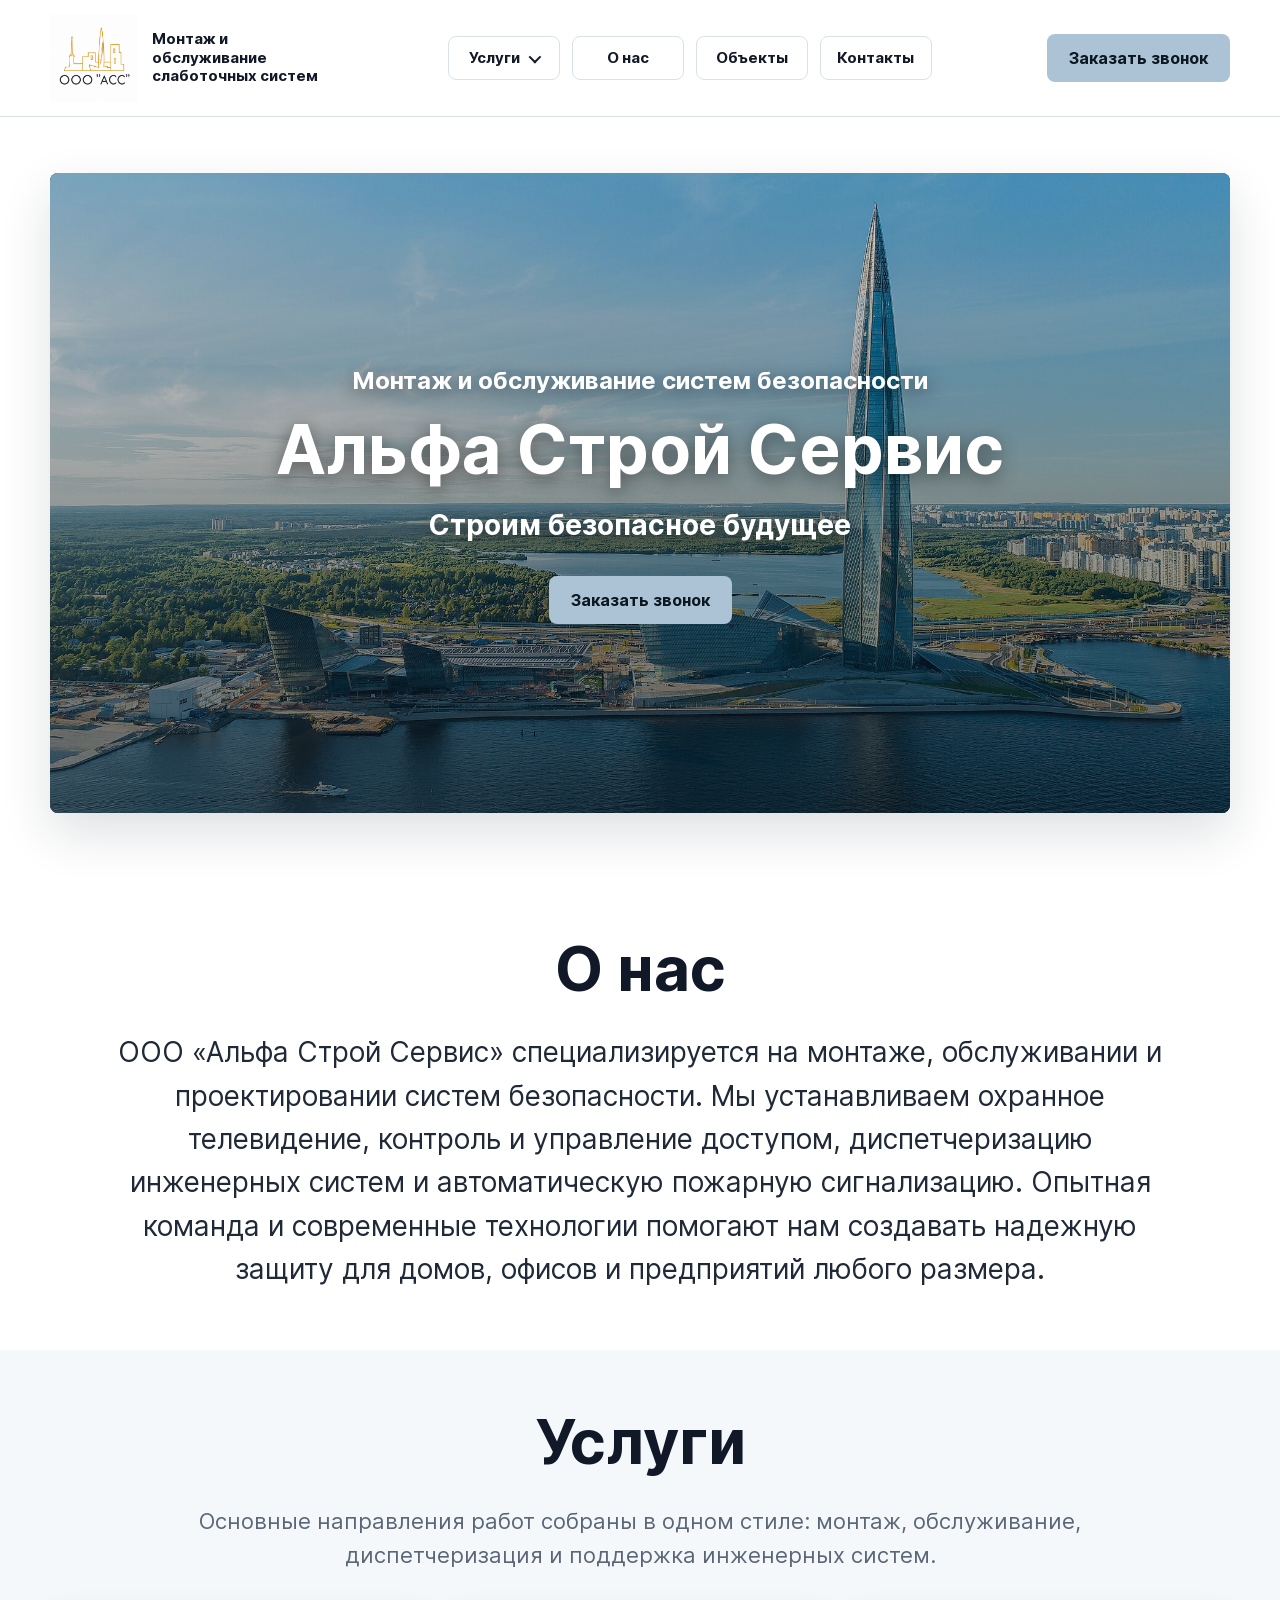
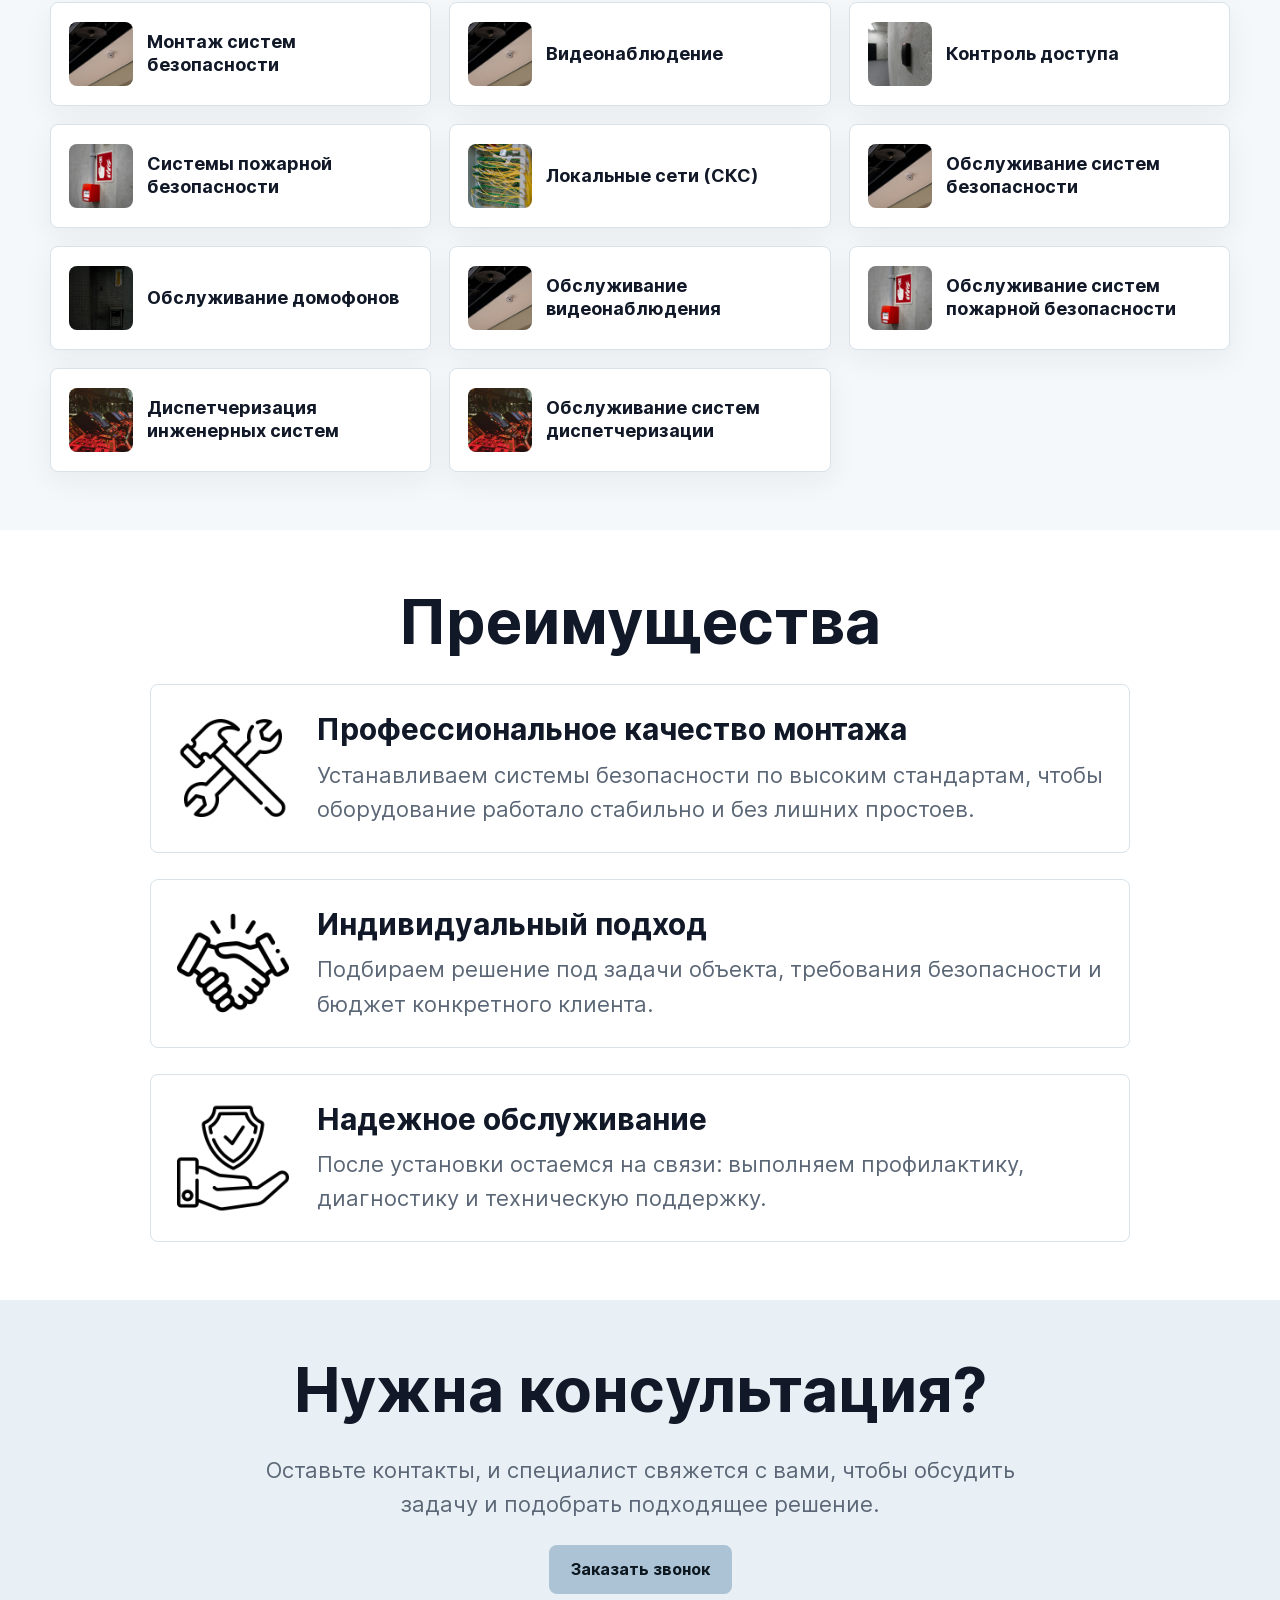
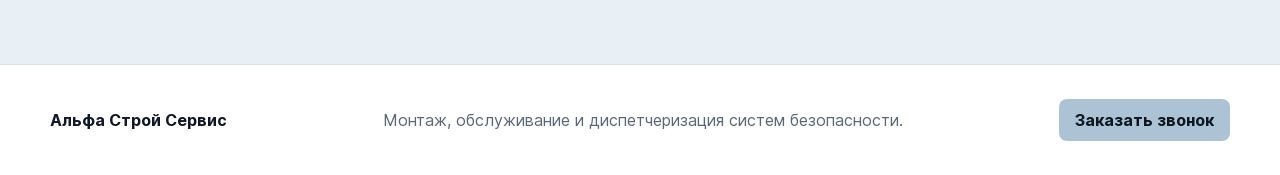
<file: Index.html>
<!DOCTYPE html>
<html lang="ru">
<head>
  <meta charset="UTF-8">
  <meta name="viewport" content="width=device-width, initial-scale=1.0">
  <title>Главная | Альфа Строй Сервис</title>
  <link rel="stylesheet" href="css/font.css">
  <link rel="stylesheet" href="css/site.css">
</head>
<body>
  <header class="site-header"><div class="container header-inner"><a class="brand" href="./Index.html" aria-label="Альфа Строй Сервис"><img class="brand__logo" src="./image/657107ccad866aa3376bd15db74818fe205b1a6f.png" alt="Логотип Альфа Строй Сервис"><span class="brand__text">Монтаж и обслуживание слаботочных систем</span></a><nav class="nav" aria-label="Основная навигация"><div class="nav__item nav__item--dropdown">
          <button class="nav__link nav__button" type="button" aria-expanded="false" aria-controls="services-menu">Услуги</button>
          <div class="dropdown" id="services-menu">
            <div class="dropdown__group">
              <p class="dropdown__title">Монтаж</p>
              <a class="dropdown__link" href="./security-installation.html">Монтаж систем безопасности</a>
              <a class="dropdown__link" href="./video-surveillance.html">Видеонаблюдение</a>
              <a class="dropdown__link" href="./access-control.html">Контроль доступа</a>
              <a class="dropdown__link" href="./fire-safety.html">Системы пожарной безопасности</a>
              <a class="dropdown__link" href="./structured-cabling.html">Локальные сети (СКС)</a>
            </div>
            <div class="dropdown__group">
              <p class="dropdown__title">Обслуживание</p>
              <a class="dropdown__link" href="./security-maintenance.html">Обслуживание систем безопасности</a>
              <a class="dropdown__link" href="./intercom-maintenance.html">Обслуживание домофонов</a>
              <a class="dropdown__link" href="./video-maintenance.html">Обслуживание видеонаблюдения</a>
              <a class="dropdown__link" href="./fire-maintenance.html">Обслуживание систем пожарной безопасности</a>
              <a class="dropdown__link" href="./engineering-dispatch.html">Диспетчеризация инженерных систем</a>
              <a class="dropdown__link" href="./dispatch-maintenance.html">Обслуживание систем диспетчеризации</a>
            </div>
          </div>
        </div><a class="nav__link" href="./Index.html#about">О нас</a><a class="nav__link" href="./Index.html#projects">Объекты</a><a class="nav__link" href="./contacts.html">Контакты</a></nav><button class="btn" type="button" data-open-callback>Заказать звонок</button></div></header>
  <main id="top"><section class="hero hero--home" id="services"><div class="container"><div class="hero__media"><div class="hero__content"><p class="eyebrow">Монтаж и обслуживание систем безопасности</p><h1>Альфа Строй Сервис</h1><p class="hero__subtitle">Строим безопасное будущее</p><button class="btn" type="button" data-open-callback>Заказать звонок</button></div></div></div></section><section class="section" id="about"><div class="container"><h2 class="section__title">О нас</h2><p class="section__lead">ООО «Альфа Строй Сервис» специализируется на монтаже, обслуживании и проектировании систем безопасности. Мы устанавливаем охранное телевидение, контроль и управление доступом, диспетчеризацию инженерных систем и автоматическую пожарную сигнализацию. Опытная команда и современные технологии помогают нам создавать надежную защиту для домов, офисов и предприятий любого размера.</p></div></section><section class="section section--soft" id="projects"><div class="container"><h2 class="section__title">Услуги</h2><p class="section__intro">Основные направления работ собраны в одном стиле: монтаж, обслуживание, диспетчеризация и поддержка инженерных систем.</p><div class="service-grid"><a class="service-card service-card--photo" href="./security-installation.html"><img src="./image/service-camera.jpg" alt=""><span>Монтаж систем безопасности</span></a><a class="service-card service-card--photo" href="./video-surveillance.html"><img src="./image/service-camera.jpg" alt=""><span>Видеонаблюдение</span></a><a class="service-card service-card--photo" href="./access-control.html"><img src="./image/service-access.jpg" alt=""><span>Контроль доступа</span></a><a class="service-card service-card--photo" href="./fire-safety.html"><img src="./image/service-fire.jpg" alt=""><span>Системы пожарной безопасности</span></a><a class="service-card service-card--photo" href="./structured-cabling.html"><img src="./image/service-network.jpg" alt=""><span>Локальные сети (СКС)</span></a><a class="service-card service-card--photo" href="./security-maintenance.html"><img src="./image/service-camera.jpg" alt=""><span>Обслуживание систем безопасности</span></a><a class="service-card service-card--photo" href="./intercom-maintenance.html"><img src="./image/service-intercom.jpg" alt=""><span>Обслуживание домофонов</span></a><a class="service-card service-card--photo" href="./video-maintenance.html"><img src="./image/service-camera.jpg" alt=""><span>Обслуживание видеонаблюдения</span></a><a class="service-card service-card--photo" href="./fire-maintenance.html"><img src="./image/service-fire.jpg" alt=""><span>Обслуживание систем пожарной безопасности</span></a><a class="service-card service-card--photo" href="./engineering-dispatch.html"><img src="./image/service-dispatch.jpg" alt=""><span>Диспетчеризация инженерных систем</span></a><a class="service-card service-card--photo" href="./dispatch-maintenance.html"><img src="./image/service-dispatch.jpg" alt=""><span>Обслуживание систем диспетчеризации</span></a></div></div></section><section class="section"><div class="container"><h2 class="section__title">Преимущества</h2><div class="features"><article class="feature"><img class="feature__icon" src="./image/fdd67ba6d4b504bf80eeb4cd8475e054595be05e.png" alt=""><div><h3 class="feature__title">Профессиональное качество монтажа</h3><p class="feature__text">Устанавливаем системы безопасности по высоким стандартам, чтобы оборудование работало стабильно и без лишних простоев.</p></div></article><article class="feature"><img class="feature__icon" src="./image/b203c4de87615c58fb23dfc8b27c02926f8bacb0.png" alt=""><div><h3 class="feature__title">Индивидуальный подход</h3><p class="feature__text">Подбираем решение под задачи объекта, требования безопасности и бюджет конкретного клиента.</p></div></article><article class="feature"><img class="feature__icon" src="./image/3e018bb338687f90dbcad6e7a4f7c469c779576b.png" alt=""><div><h3 class="feature__title">Надежное обслуживание</h3><p class="feature__text">После установки остаемся на связи: выполняем профилактику, диагностику и техническую поддержку.</p></div></article></div></div></section><section class="contact-strip" id="contacts"><div class="container"><h2 class="section__title">Нужна консультация?</h2><p>Оставьте контакты, и специалист свяжется с вами, чтобы обсудить задачу и подобрать подходящее решение.</p><button class="btn" type="button" data-open-callback>Заказать звонок</button></div></section></main>
  <footer class="site-footer"><div class="container footer-inner"><a class="footer-brand" href="./Index.html">Альфа Строй Сервис</a><p>Монтаж, обслуживание и диспетчеризация систем безопасности.</p><button class="btn btn--small" type="button" data-open-callback>Заказать звонок</button></div></footer>
  <div class="modal" id="callback-modal" aria-hidden="true"><div class="modal__dialog" role="dialog" aria-modal="true" aria-labelledby="callback-title"><button class="modal__close" type="button" aria-label="Закрыть форму" data-close-callback>&times;</button><h2 id="callback-title">Заказать звонок</h2><p>Заполните форму, и мы подготовим обратный звонок по вашему запросу.</p><form class="callback-form" id="callback-form"><label class="field"><span>Имя</span><input type="text" name="name" placeholder="Ваше имя" autocomplete="name" required></label><label class="field"><span>Телефон</span><input type="tel" name="phone" placeholder="+7 (___) ___-__-__" autocomplete="tel" required></label><label class="field"><span>Комментарий</span><textarea name="message" placeholder="Коротко опишите задачу"></textarea></label><button class="btn btn--wide" type="submit">Отправить заявку</button><div class="form-status" role="status" aria-live="polite"></div></form></div></div>
  <script src="js/site.js"></script>
</body>
</html>
</file>
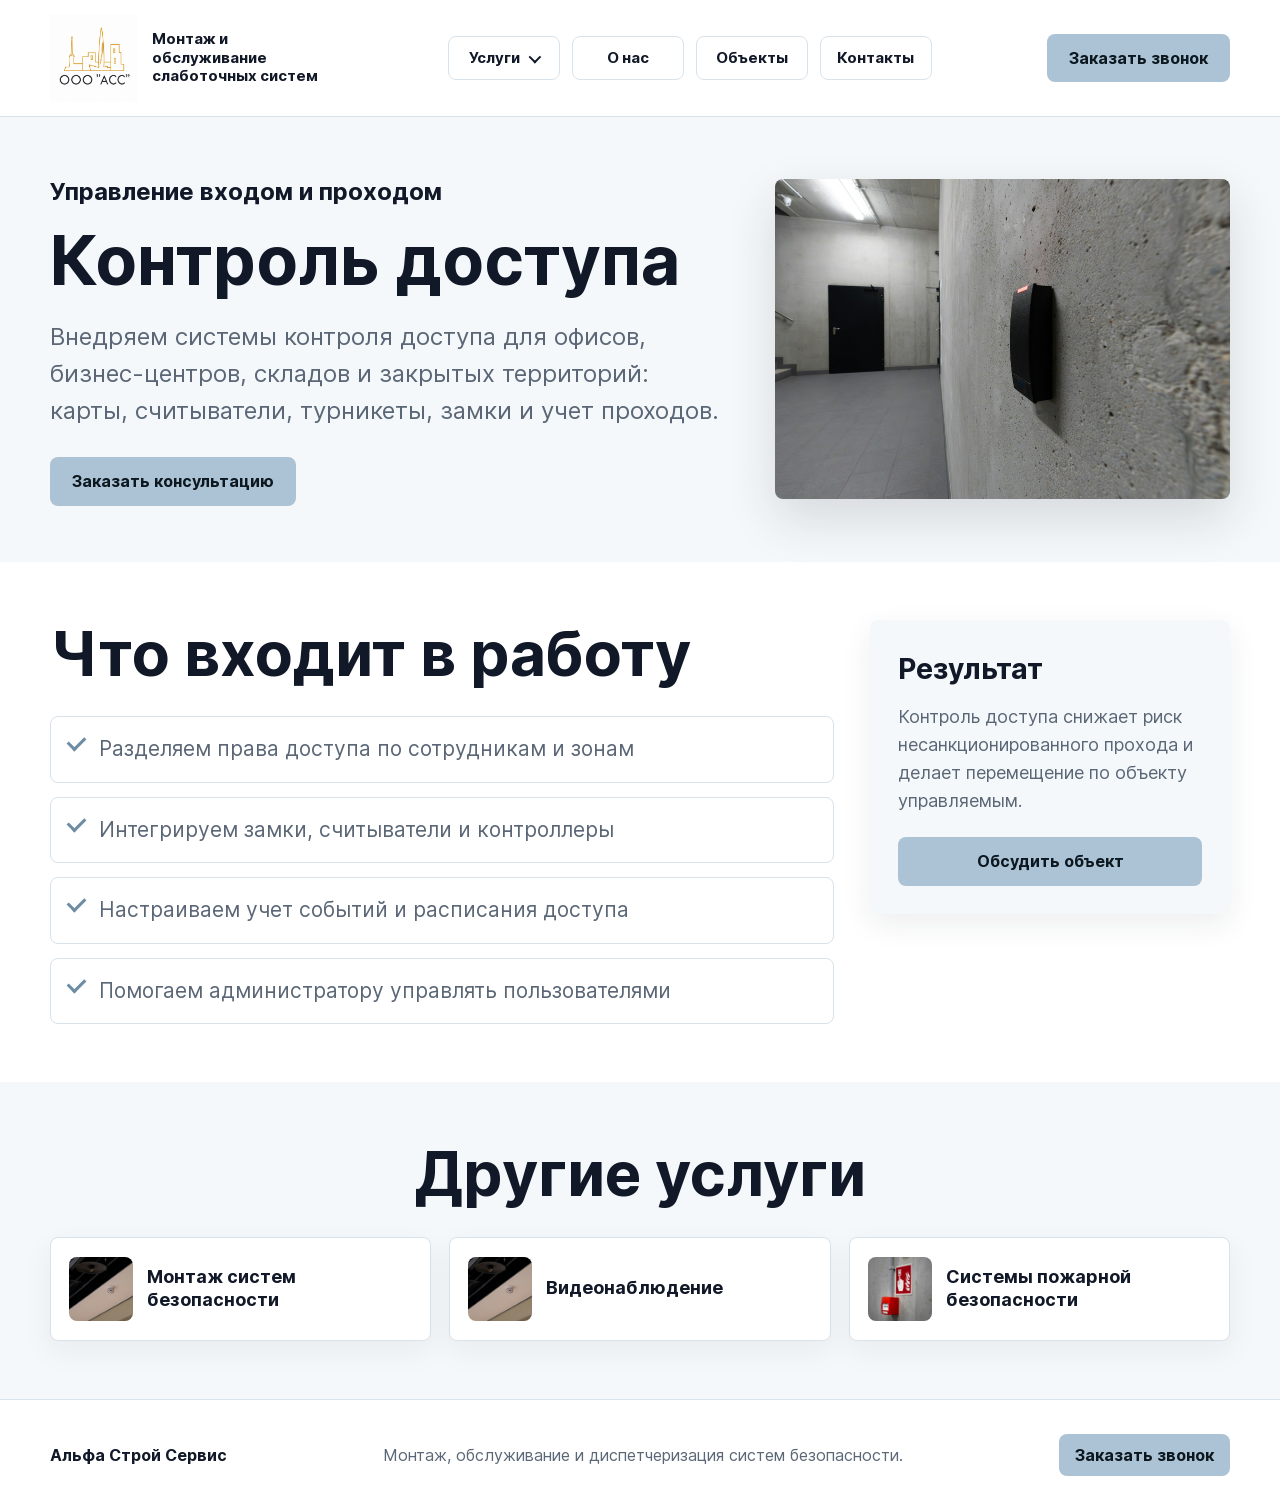
<file: access-control.html>
<!DOCTYPE html>
<html lang="ru">
<head>
  <meta charset="UTF-8">
  <meta name="viewport" content="width=device-width, initial-scale=1.0">
  <title>Контроль доступа | Альфа Строй Сервис</title>
  <link rel="stylesheet" href="css/font.css">
  <link rel="stylesheet" href="css/site.css">
</head>
<body>
  <header class="site-header"><div class="container header-inner"><a class="brand" href="./Index.html" aria-label="Альфа Строй Сервис"><img class="brand__logo" src="./image/657107ccad866aa3376bd15db74818fe205b1a6f.png" alt="Логотип Альфа Строй Сервис"><span class="brand__text">Монтаж и обслуживание слаботочных систем</span></a><nav class="nav" aria-label="Основная навигация"><div class="nav__item nav__item--dropdown">
          <button class="nav__link nav__button" type="button" aria-expanded="false" aria-controls="services-menu">Услуги</button>
          <div class="dropdown" id="services-menu">
            <div class="dropdown__group">
              <p class="dropdown__title">Монтаж</p>
              <a class="dropdown__link" href="./security-installation.html">Монтаж систем безопасности</a>
              <a class="dropdown__link" href="./video-surveillance.html">Видеонаблюдение</a>
              <a class="dropdown__link" href="./access-control.html">Контроль доступа</a>
              <a class="dropdown__link" href="./fire-safety.html">Системы пожарной безопасности</a>
              <a class="dropdown__link" href="./structured-cabling.html">Локальные сети (СКС)</a>
            </div>
            <div class="dropdown__group">
              <p class="dropdown__title">Обслуживание</p>
              <a class="dropdown__link" href="./security-maintenance.html">Обслуживание систем безопасности</a>
              <a class="dropdown__link" href="./intercom-maintenance.html">Обслуживание домофонов</a>
              <a class="dropdown__link" href="./video-maintenance.html">Обслуживание видеонаблюдения</a>
              <a class="dropdown__link" href="./fire-maintenance.html">Обслуживание систем пожарной безопасности</a>
              <a class="dropdown__link" href="./engineering-dispatch.html">Диспетчеризация инженерных систем</a>
              <a class="dropdown__link" href="./dispatch-maintenance.html">Обслуживание систем диспетчеризации</a>
            </div>
          </div>
        </div><a class="nav__link" href="./Index.html#about">О нас</a><a class="nav__link" href="./Index.html#projects">Объекты</a><a class="nav__link" href="./contacts.html">Контакты</a></nav><button class="btn" type="button" data-open-callback>Заказать звонок</button></div></header>
  <main><section class="page-hero"><div class="container page-hero__grid"><div class="page-hero__content"><p class="eyebrow">Управление входом и проходом</p><h1>Контроль доступа</h1><p>Внедряем системы контроля доступа для офисов, бизнес-центров, складов и закрытых территорий: карты, считыватели, турникеты, замки и учет проходов.</p><button class="btn" type="button" data-open-callback>Заказать консультацию</button></div><div class="page-hero__visual page-hero__visual--photo"><img src="./image/service-access.jpg" alt="Контроль доступа"></div></div></section><section class="section"><div class="container service-detail"><div><h2 class="section__title section__title--left">Что входит в работу</h2><ul class="check-list"><li>Разделяем права доступа по сотрудникам и зонам</li><li>Интегрируем замки, считыватели и контроллеры</li><li>Настраиваем учет событий и расписания доступа</li><li>Помогаем администратору управлять пользователями</li></ul></div><aside class="result-card"><h2>Результат</h2><p>Контроль доступа снижает риск несанкционированного прохода и делает перемещение по объекту управляемым.</p><button class="btn btn--wide" type="button" data-open-callback>Обсудить объект</button></aside></div></section><section class="section section--soft"><div class="container"><h2 class="section__title">Другие услуги</h2><div class="service-grid service-grid--compact"><a class="service-card service-card--photo" href="./security-installation.html"><img src="./image/service-camera.jpg" alt=""><span>Монтаж систем безопасности</span></a><a class="service-card service-card--photo" href="./video-surveillance.html"><img src="./image/service-camera.jpg" alt=""><span>Видеонаблюдение</span></a><a class="service-card service-card--photo" href="./fire-safety.html"><img src="./image/service-fire.jpg" alt=""><span>Системы пожарной безопасности</span></a></div></div></section></main>
  <footer class="site-footer"><div class="container footer-inner"><a class="footer-brand" href="./Index.html">Альфа Строй Сервис</a><p>Монтаж, обслуживание и диспетчеризация систем безопасности.</p><button class="btn btn--small" type="button" data-open-callback>Заказать звонок</button></div></footer>
  <div class="modal" id="callback-modal" aria-hidden="true"><div class="modal__dialog" role="dialog" aria-modal="true" aria-labelledby="callback-title"><button class="modal__close" type="button" aria-label="Закрыть форму" data-close-callback>&times;</button><h2 id="callback-title">Заказать звонок</h2><p>Заполните форму, и мы подготовим обратный звонок по вашему запросу.</p><form class="callback-form" id="callback-form"><label class="field"><span>Имя</span><input type="text" name="name" placeholder="Ваше имя" autocomplete="name" required></label><label class="field"><span>Телефон</span><input type="tel" name="phone" placeholder="+7 (___) ___-__-__" autocomplete="tel" required></label><label class="field"><span>Комментарий</span><textarea name="message" placeholder="Коротко опишите задачу"></textarea></label><button class="btn btn--wide" type="submit">Отправить заявку</button><div class="form-status" role="status" aria-live="polite"></div></form></div></div>
  <script src="js/site.js"></script>
</body>
</html>
</file>
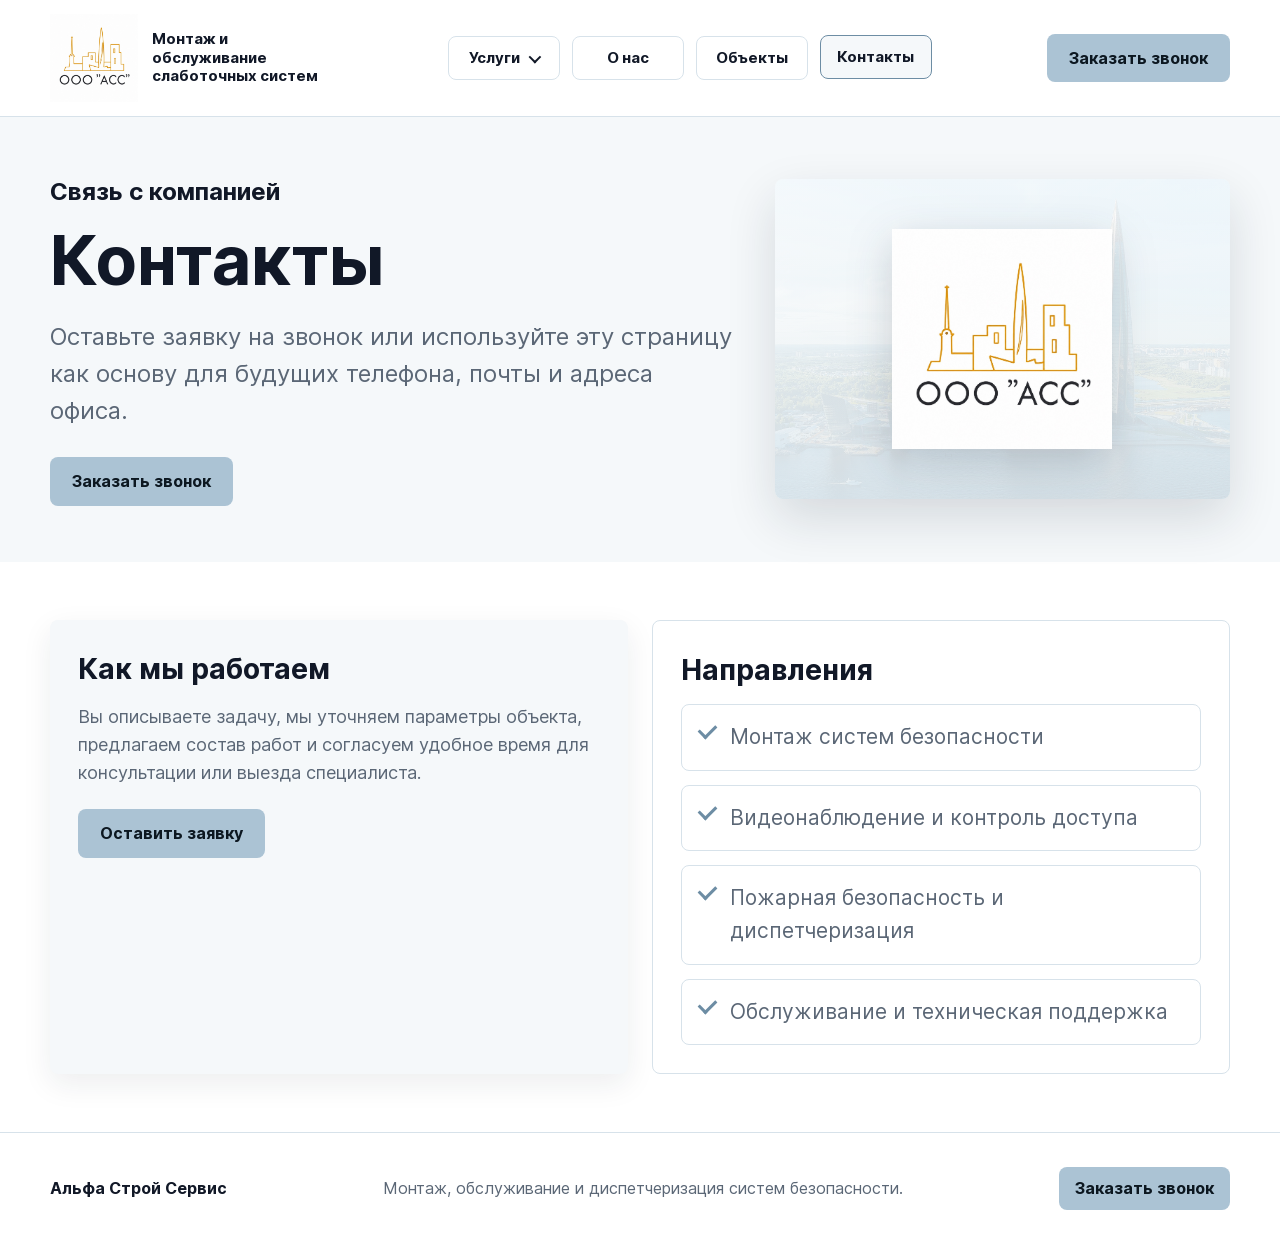
<file: contacts.html>
<!DOCTYPE html>
<html lang="ru">
<head>
  <meta charset="UTF-8">
  <meta name="viewport" content="width=device-width, initial-scale=1.0">
  <title>Контакты | Альфа Строй Сервис</title>
  <link rel="stylesheet" href="css/font.css">
  <link rel="stylesheet" href="css/site.css">
</head>
<body>
  <header class="site-header"><div class="container header-inner"><a class="brand" href="./Index.html" aria-label="Альфа Строй Сервис"><img class="brand__logo" src="./image/657107ccad866aa3376bd15db74818fe205b1a6f.png" alt="Логотип Альфа Строй Сервис"><span class="brand__text">Монтаж и обслуживание слаботочных систем</span></a><nav class="nav" aria-label="Основная навигация"><div class="nav__item nav__item--dropdown">
          <button class="nav__link nav__button" type="button" aria-expanded="false" aria-controls="services-menu">Услуги</button>
          <div class="dropdown" id="services-menu">
            <div class="dropdown__group">
              <p class="dropdown__title">Монтаж</p>
              <a class="dropdown__link" href="./security-installation.html">Монтаж систем безопасности</a>
              <a class="dropdown__link" href="./video-surveillance.html">Видеонаблюдение</a>
              <a class="dropdown__link" href="./access-control.html">Контроль доступа</a>
              <a class="dropdown__link" href="./fire-safety.html">Системы пожарной безопасности</a>
              <a class="dropdown__link" href="./structured-cabling.html">Локальные сети (СКС)</a>
            </div>
            <div class="dropdown__group">
              <p class="dropdown__title">Обслуживание</p>
              <a class="dropdown__link" href="./security-maintenance.html">Обслуживание систем безопасности</a>
              <a class="dropdown__link" href="./intercom-maintenance.html">Обслуживание домофонов</a>
              <a class="dropdown__link" href="./video-maintenance.html">Обслуживание видеонаблюдения</a>
              <a class="dropdown__link" href="./fire-maintenance.html">Обслуживание систем пожарной безопасности</a>
              <a class="dropdown__link" href="./engineering-dispatch.html">Диспетчеризация инженерных систем</a>
              <a class="dropdown__link" href="./dispatch-maintenance.html">Обслуживание систем диспетчеризации</a>
            </div>
          </div>
        </div><a class="nav__link" href="./Index.html#about">О нас</a><a class="nav__link" href="./Index.html#projects">Объекты</a><a class="nav__link is-active" href="./contacts.html">Контакты</a></nav><button class="btn" type="button" data-open-callback>Заказать звонок</button></div></header>
  <main><section class="page-hero page-hero--contacts"><div class="container page-hero__grid"><div class="page-hero__content"><p class="eyebrow">Связь с компанией</p><h1>Контакты</h1><p>Оставьте заявку на звонок или используйте эту страницу как основу для будущих телефона, почты и адреса офиса.</p><button class="btn" type="button" data-open-callback>Заказать звонок</button></div><div class="page-hero__visual"><img src="./image/657107ccad866aa3376bd15db74818fe205b1a6f.png" alt="Логотип Альфа Строй Сервис"></div></div></section><section class="section"><div class="container contacts-layout"><div class="contact-panel"><h2>Как мы работаем</h2><p>Вы описываете задачу, мы уточняем параметры объекта, предлагаем состав работ и согласуем удобное время для консультации или выезда специалиста.</p><button class="btn" type="button" data-open-callback>Оставить заявку</button></div><div class="contact-panel contact-panel--soft"><h2>Направления</h2><ul class="check-list"><li>Монтаж систем безопасности</li><li>Видеонаблюдение и контроль доступа</li><li>Пожарная безопасность и диспетчеризация</li><li>Обслуживание и техническая поддержка</li></ul></div></div></section></main>
  <footer class="site-footer"><div class="container footer-inner"><a class="footer-brand" href="./Index.html">Альфа Строй Сервис</a><p>Монтаж, обслуживание и диспетчеризация систем безопасности.</p><button class="btn btn--small" type="button" data-open-callback>Заказать звонок</button></div></footer>
  <div class="modal" id="callback-modal" aria-hidden="true"><div class="modal__dialog" role="dialog" aria-modal="true" aria-labelledby="callback-title"><button class="modal__close" type="button" aria-label="Закрыть форму" data-close-callback>&times;</button><h2 id="callback-title">Заказать звонок</h2><p>Заполните форму, и мы подготовим обратный звонок по вашему запросу.</p><form class="callback-form" id="callback-form"><label class="field"><span>Имя</span><input type="text" name="name" placeholder="Ваше имя" autocomplete="name" required></label><label class="field"><span>Телефон</span><input type="tel" name="phone" placeholder="+7 (___) ___-__-__" autocomplete="tel" required></label><label class="field"><span>Комментарий</span><textarea name="message" placeholder="Коротко опишите задачу"></textarea></label><button class="btn btn--wide" type="submit">Отправить заявку</button><div class="form-status" role="status" aria-live="polite"></div></form></div></div>
  <script src="js/site.js"></script>
</body>
</html>
</file>
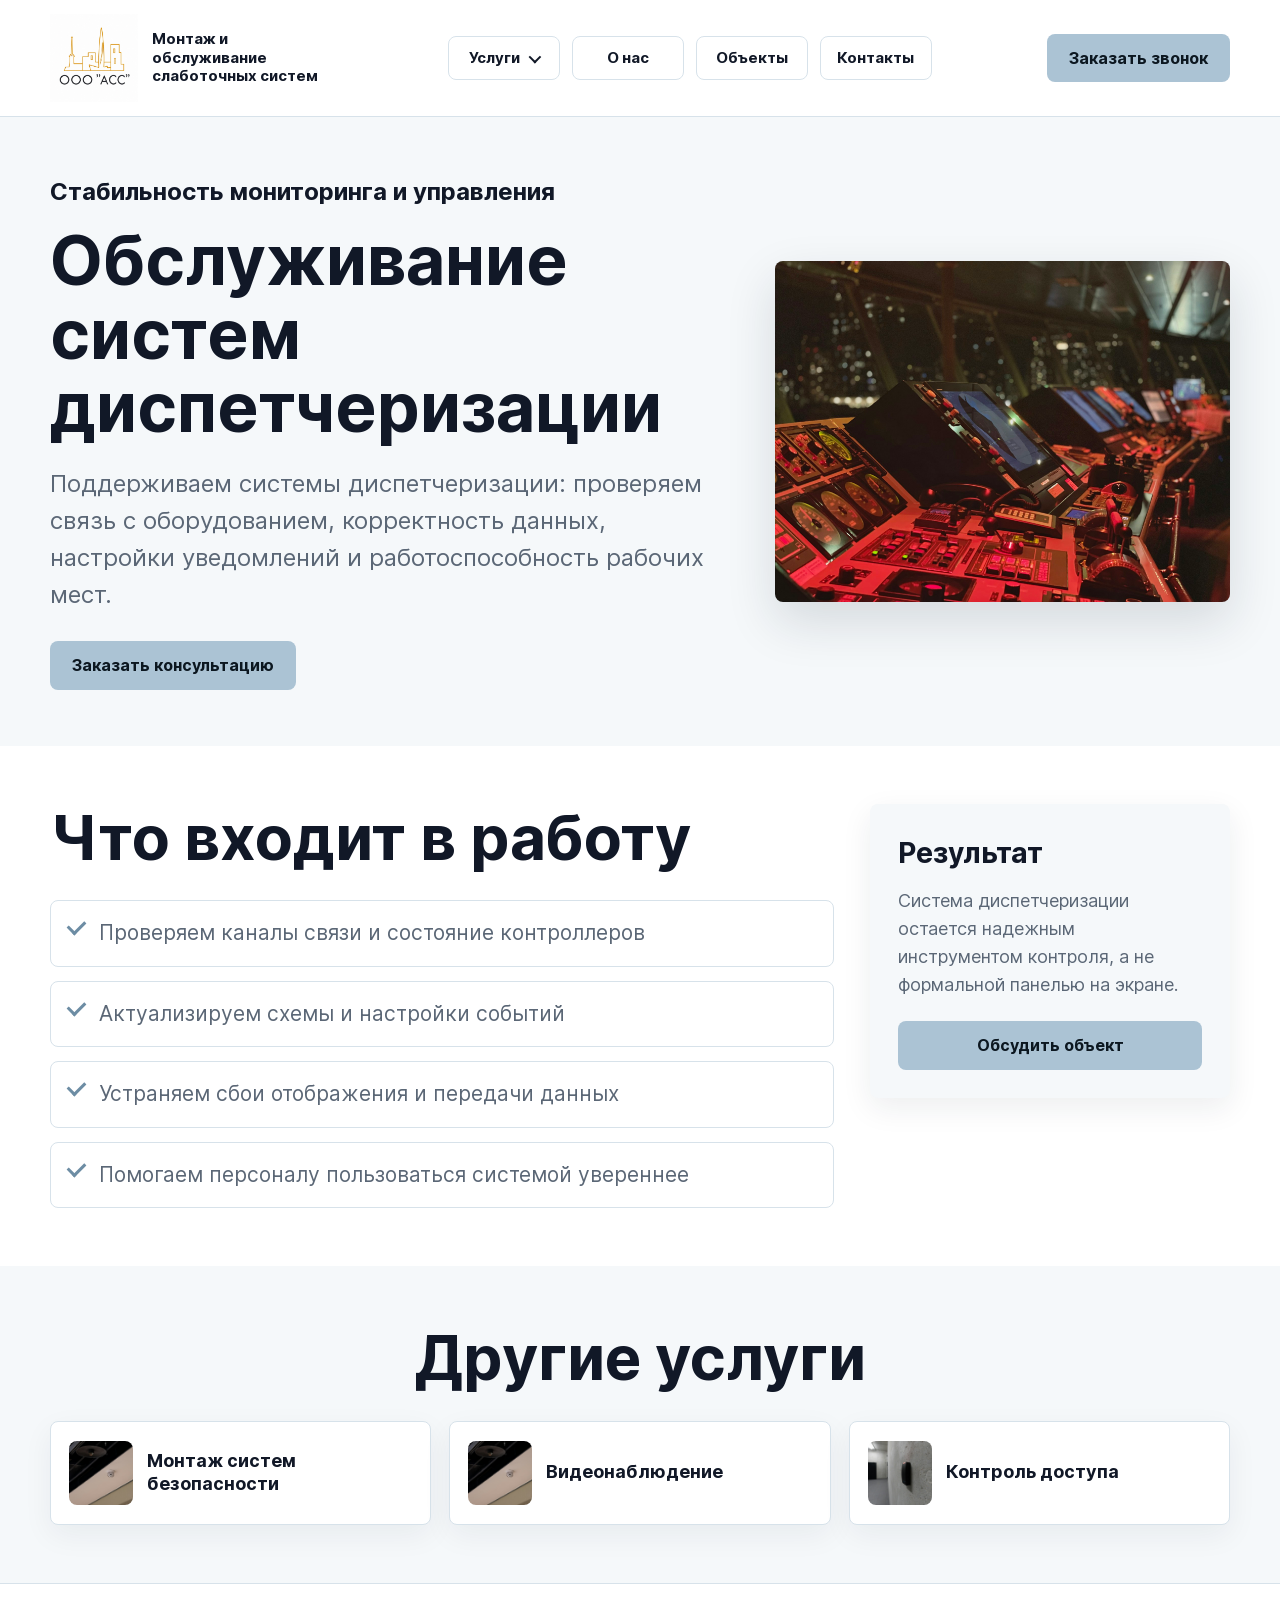
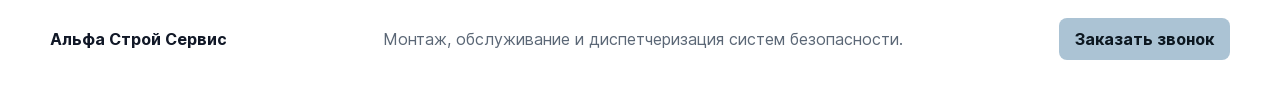
<file: dispatch-maintenance.html>
<!DOCTYPE html>
<html lang="ru">
<head>
  <meta charset="UTF-8">
  <meta name="viewport" content="width=device-width, initial-scale=1.0">
  <title>Обслуживание систем диспетчеризации | Альфа Строй Сервис</title>
  <link rel="stylesheet" href="css/font.css">
  <link rel="stylesheet" href="css/site.css">
</head>
<body>
  <header class="site-header"><div class="container header-inner"><a class="brand" href="./Index.html" aria-label="Альфа Строй Сервис"><img class="brand__logo" src="./image/657107ccad866aa3376bd15db74818fe205b1a6f.png" alt="Логотип Альфа Строй Сервис"><span class="brand__text">Монтаж и обслуживание слаботочных систем</span></a><nav class="nav" aria-label="Основная навигация"><div class="nav__item nav__item--dropdown">
          <button class="nav__link nav__button" type="button" aria-expanded="false" aria-controls="services-menu">Услуги</button>
          <div class="dropdown" id="services-menu">
            <div class="dropdown__group">
              <p class="dropdown__title">Монтаж</p>
              <a class="dropdown__link" href="./security-installation.html">Монтаж систем безопасности</a>
              <a class="dropdown__link" href="./video-surveillance.html">Видеонаблюдение</a>
              <a class="dropdown__link" href="./access-control.html">Контроль доступа</a>
              <a class="dropdown__link" href="./fire-safety.html">Системы пожарной безопасности</a>
              <a class="dropdown__link" href="./structured-cabling.html">Локальные сети (СКС)</a>
            </div>
            <div class="dropdown__group">
              <p class="dropdown__title">Обслуживание</p>
              <a class="dropdown__link" href="./security-maintenance.html">Обслуживание систем безопасности</a>
              <a class="dropdown__link" href="./intercom-maintenance.html">Обслуживание домофонов</a>
              <a class="dropdown__link" href="./video-maintenance.html">Обслуживание видеонаблюдения</a>
              <a class="dropdown__link" href="./fire-maintenance.html">Обслуживание систем пожарной безопасности</a>
              <a class="dropdown__link" href="./engineering-dispatch.html">Диспетчеризация инженерных систем</a>
              <a class="dropdown__link" href="./dispatch-maintenance.html">Обслуживание систем диспетчеризации</a>
            </div>
          </div>
        </div><a class="nav__link" href="./Index.html#about">О нас</a><a class="nav__link" href="./Index.html#projects">Объекты</a><a class="nav__link" href="./contacts.html">Контакты</a></nav><button class="btn" type="button" data-open-callback>Заказать звонок</button></div></header>
  <main><section class="page-hero"><div class="container page-hero__grid"><div class="page-hero__content"><p class="eyebrow">Стабильность мониторинга и управления</p><h1>Обслуживание систем диспетчеризации</h1><p>Поддерживаем системы диспетчеризации: проверяем связь с оборудованием, корректность данных, настройки уведомлений и работоспособность рабочих мест.</p><button class="btn" type="button" data-open-callback>Заказать консультацию</button></div><div class="page-hero__visual page-hero__visual--photo"><img src="./image/service-dispatch.jpg" alt="Обслуживание систем диспетчеризации"></div></div></section><section class="section"><div class="container service-detail"><div><h2 class="section__title section__title--left">Что входит в работу</h2><ul class="check-list"><li>Проверяем каналы связи и состояние контроллеров</li><li>Актуализируем схемы и настройки событий</li><li>Устраняем сбои отображения и передачи данных</li><li>Помогаем персоналу пользоваться системой увереннее</li></ul></div><aside class="result-card"><h2>Результат</h2><p>Система диспетчеризации остается надежным инструментом контроля, а не формальной панелью на экране.</p><button class="btn btn--wide" type="button" data-open-callback>Обсудить объект</button></aside></div></section><section class="section section--soft"><div class="container"><h2 class="section__title">Другие услуги</h2><div class="service-grid service-grid--compact"><a class="service-card service-card--photo" href="./security-installation.html"><img src="./image/service-camera.jpg" alt=""><span>Монтаж систем безопасности</span></a><a class="service-card service-card--photo" href="./video-surveillance.html"><img src="./image/service-camera.jpg" alt=""><span>Видеонаблюдение</span></a><a class="service-card service-card--photo" href="./access-control.html"><img src="./image/service-access.jpg" alt=""><span>Контроль доступа</span></a></div></div></section></main>
  <footer class="site-footer"><div class="container footer-inner"><a class="footer-brand" href="./Index.html">Альфа Строй Сервис</a><p>Монтаж, обслуживание и диспетчеризация систем безопасности.</p><button class="btn btn--small" type="button" data-open-callback>Заказать звонок</button></div></footer>
  <div class="modal" id="callback-modal" aria-hidden="true"><div class="modal__dialog" role="dialog" aria-modal="true" aria-labelledby="callback-title"><button class="modal__close" type="button" aria-label="Закрыть форму" data-close-callback>&times;</button><h2 id="callback-title">Заказать звонок</h2><p>Заполните форму, и мы подготовим обратный звонок по вашему запросу.</p><form class="callback-form" id="callback-form"><label class="field"><span>Имя</span><input type="text" name="name" placeholder="Ваше имя" autocomplete="name" required></label><label class="field"><span>Телефон</span><input type="tel" name="phone" placeholder="+7 (___) ___-__-__" autocomplete="tel" required></label><label class="field"><span>Комментарий</span><textarea name="message" placeholder="Коротко опишите задачу"></textarea></label><button class="btn btn--wide" type="submit">Отправить заявку</button><div class="form-status" role="status" aria-live="polite"></div></form></div></div>
  <script src="js/site.js"></script>
</body>
</html>
</file>
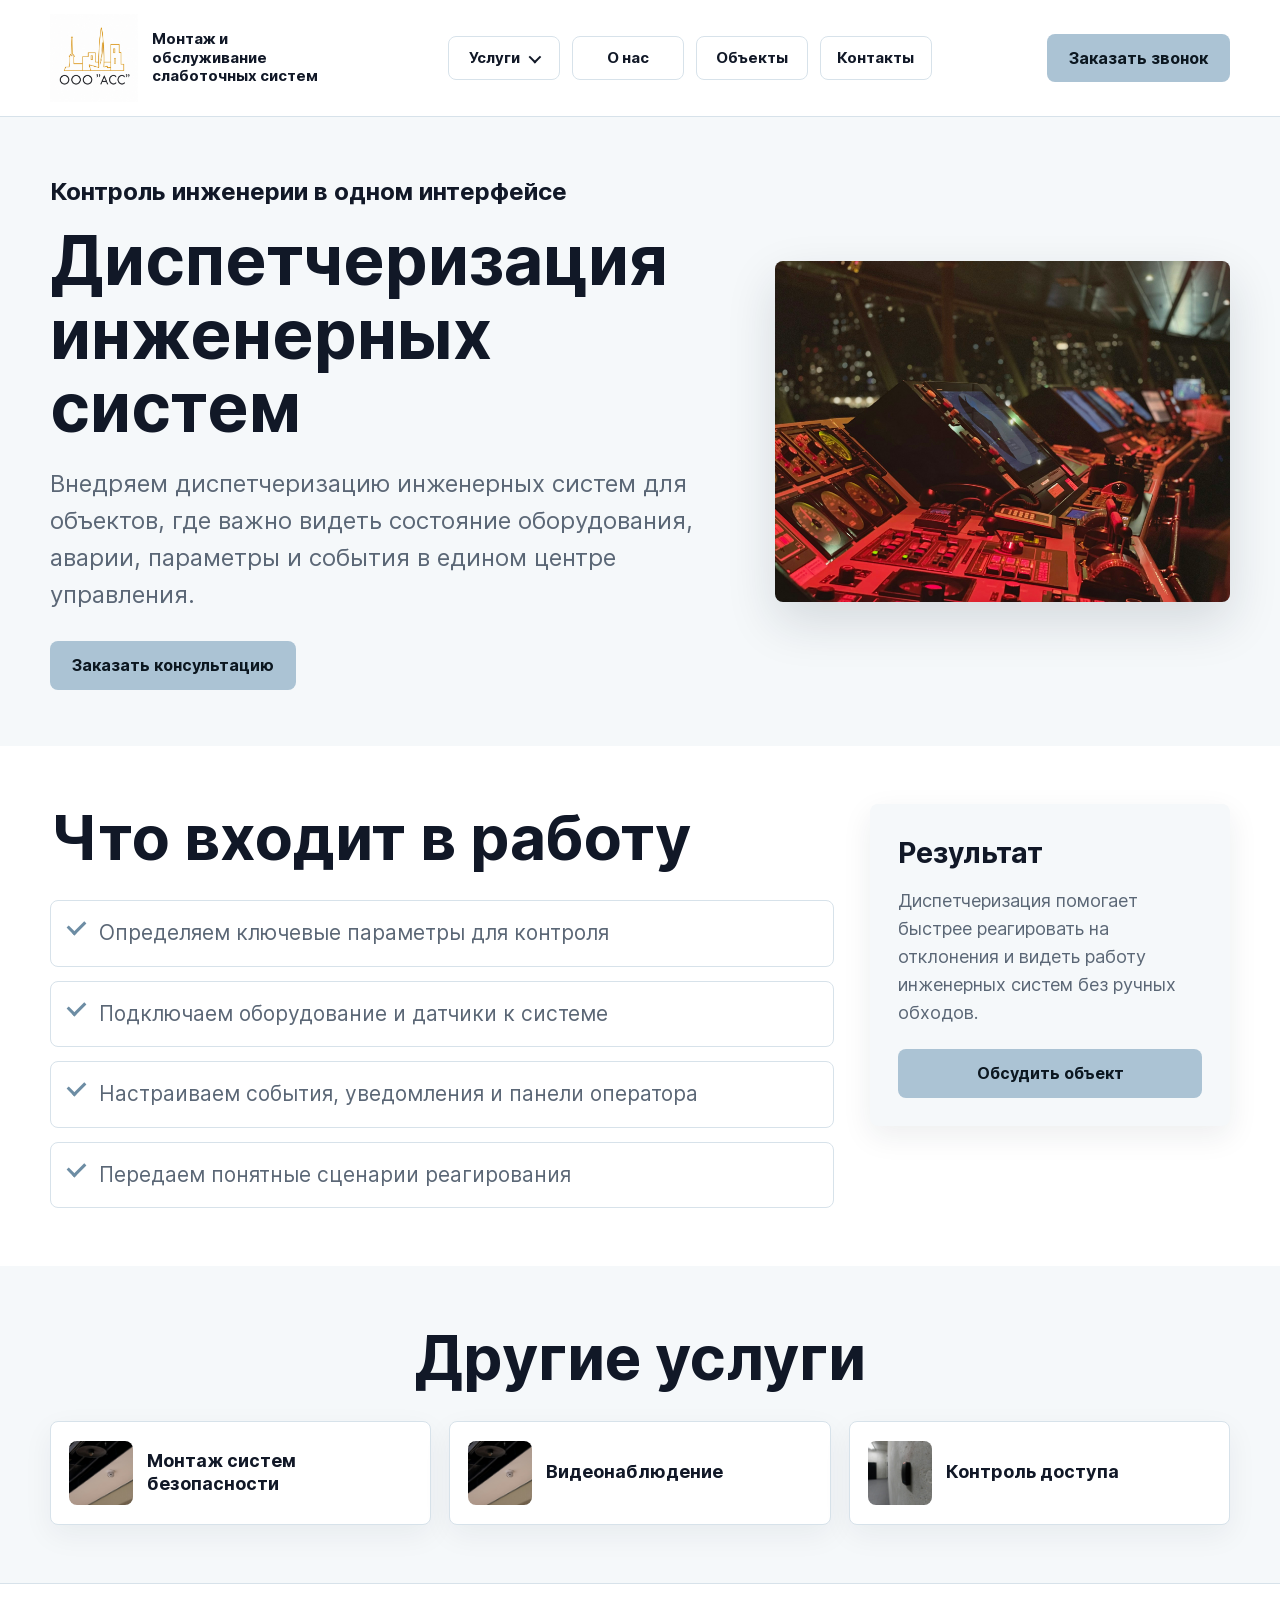
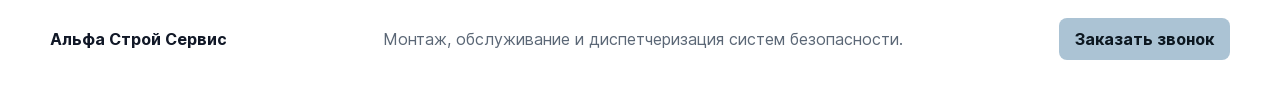
<file: engineering-dispatch.html>
<!DOCTYPE html>
<html lang="ru">
<head>
  <meta charset="UTF-8">
  <meta name="viewport" content="width=device-width, initial-scale=1.0">
  <title>Диспетчеризация инженерных систем | Альфа Строй Сервис</title>
  <link rel="stylesheet" href="css/font.css">
  <link rel="stylesheet" href="css/site.css">
</head>
<body>
  <header class="site-header"><div class="container header-inner"><a class="brand" href="./Index.html" aria-label="Альфа Строй Сервис"><img class="brand__logo" src="./image/657107ccad866aa3376bd15db74818fe205b1a6f.png" alt="Логотип Альфа Строй Сервис"><span class="brand__text">Монтаж и обслуживание слаботочных систем</span></a><nav class="nav" aria-label="Основная навигация"><div class="nav__item nav__item--dropdown">
          <button class="nav__link nav__button" type="button" aria-expanded="false" aria-controls="services-menu">Услуги</button>
          <div class="dropdown" id="services-menu">
            <div class="dropdown__group">
              <p class="dropdown__title">Монтаж</p>
              <a class="dropdown__link" href="./security-installation.html">Монтаж систем безопасности</a>
              <a class="dropdown__link" href="./video-surveillance.html">Видеонаблюдение</a>
              <a class="dropdown__link" href="./access-control.html">Контроль доступа</a>
              <a class="dropdown__link" href="./fire-safety.html">Системы пожарной безопасности</a>
              <a class="dropdown__link" href="./structured-cabling.html">Локальные сети (СКС)</a>
            </div>
            <div class="dropdown__group">
              <p class="dropdown__title">Обслуживание</p>
              <a class="dropdown__link" href="./security-maintenance.html">Обслуживание систем безопасности</a>
              <a class="dropdown__link" href="./intercom-maintenance.html">Обслуживание домофонов</a>
              <a class="dropdown__link" href="./video-maintenance.html">Обслуживание видеонаблюдения</a>
              <a class="dropdown__link" href="./fire-maintenance.html">Обслуживание систем пожарной безопасности</a>
              <a class="dropdown__link" href="./engineering-dispatch.html">Диспетчеризация инженерных систем</a>
              <a class="dropdown__link" href="./dispatch-maintenance.html">Обслуживание систем диспетчеризации</a>
            </div>
          </div>
        </div><a class="nav__link" href="./Index.html#about">О нас</a><a class="nav__link" href="./Index.html#projects">Объекты</a><a class="nav__link" href="./contacts.html">Контакты</a></nav><button class="btn" type="button" data-open-callback>Заказать звонок</button></div></header>
  <main><section class="page-hero"><div class="container page-hero__grid"><div class="page-hero__content"><p class="eyebrow">Контроль инженерии в одном интерфейсе</p><h1>Диспетчеризация инженерных систем</h1><p>Внедряем диспетчеризацию инженерных систем для объектов, где важно видеть состояние оборудования, аварии, параметры и события в едином центре управления.</p><button class="btn" type="button" data-open-callback>Заказать консультацию</button></div><div class="page-hero__visual page-hero__visual--photo"><img src="./image/service-dispatch.jpg" alt="Диспетчеризация инженерных систем"></div></div></section><section class="section"><div class="container service-detail"><div><h2 class="section__title section__title--left">Что входит в работу</h2><ul class="check-list"><li>Определяем ключевые параметры для контроля</li><li>Подключаем оборудование и датчики к системе</li><li>Настраиваем события, уведомления и панели оператора</li><li>Передаем понятные сценарии реагирования</li></ul></div><aside class="result-card"><h2>Результат</h2><p>Диспетчеризация помогает быстрее реагировать на отклонения и видеть работу инженерных систем без ручных обходов.</p><button class="btn btn--wide" type="button" data-open-callback>Обсудить объект</button></aside></div></section><section class="section section--soft"><div class="container"><h2 class="section__title">Другие услуги</h2><div class="service-grid service-grid--compact"><a class="service-card service-card--photo" href="./security-installation.html"><img src="./image/service-camera.jpg" alt=""><span>Монтаж систем безопасности</span></a><a class="service-card service-card--photo" href="./video-surveillance.html"><img src="./image/service-camera.jpg" alt=""><span>Видеонаблюдение</span></a><a class="service-card service-card--photo" href="./access-control.html"><img src="./image/service-access.jpg" alt=""><span>Контроль доступа</span></a></div></div></section></main>
  <footer class="site-footer"><div class="container footer-inner"><a class="footer-brand" href="./Index.html">Альфа Строй Сервис</a><p>Монтаж, обслуживание и диспетчеризация систем безопасности.</p><button class="btn btn--small" type="button" data-open-callback>Заказать звонок</button></div></footer>
  <div class="modal" id="callback-modal" aria-hidden="true"><div class="modal__dialog" role="dialog" aria-modal="true" aria-labelledby="callback-title"><button class="modal__close" type="button" aria-label="Закрыть форму" data-close-callback>&times;</button><h2 id="callback-title">Заказать звонок</h2><p>Заполните форму, и мы подготовим обратный звонок по вашему запросу.</p><form class="callback-form" id="callback-form"><label class="field"><span>Имя</span><input type="text" name="name" placeholder="Ваше имя" autocomplete="name" required></label><label class="field"><span>Телефон</span><input type="tel" name="phone" placeholder="+7 (___) ___-__-__" autocomplete="tel" required></label><label class="field"><span>Комментарий</span><textarea name="message" placeholder="Коротко опишите задачу"></textarea></label><button class="btn btn--wide" type="submit">Отправить заявку</button><div class="form-status" role="status" aria-live="polite"></div></form></div></div>
  <script src="js/site.js"></script>
</body>
</html>
</file>
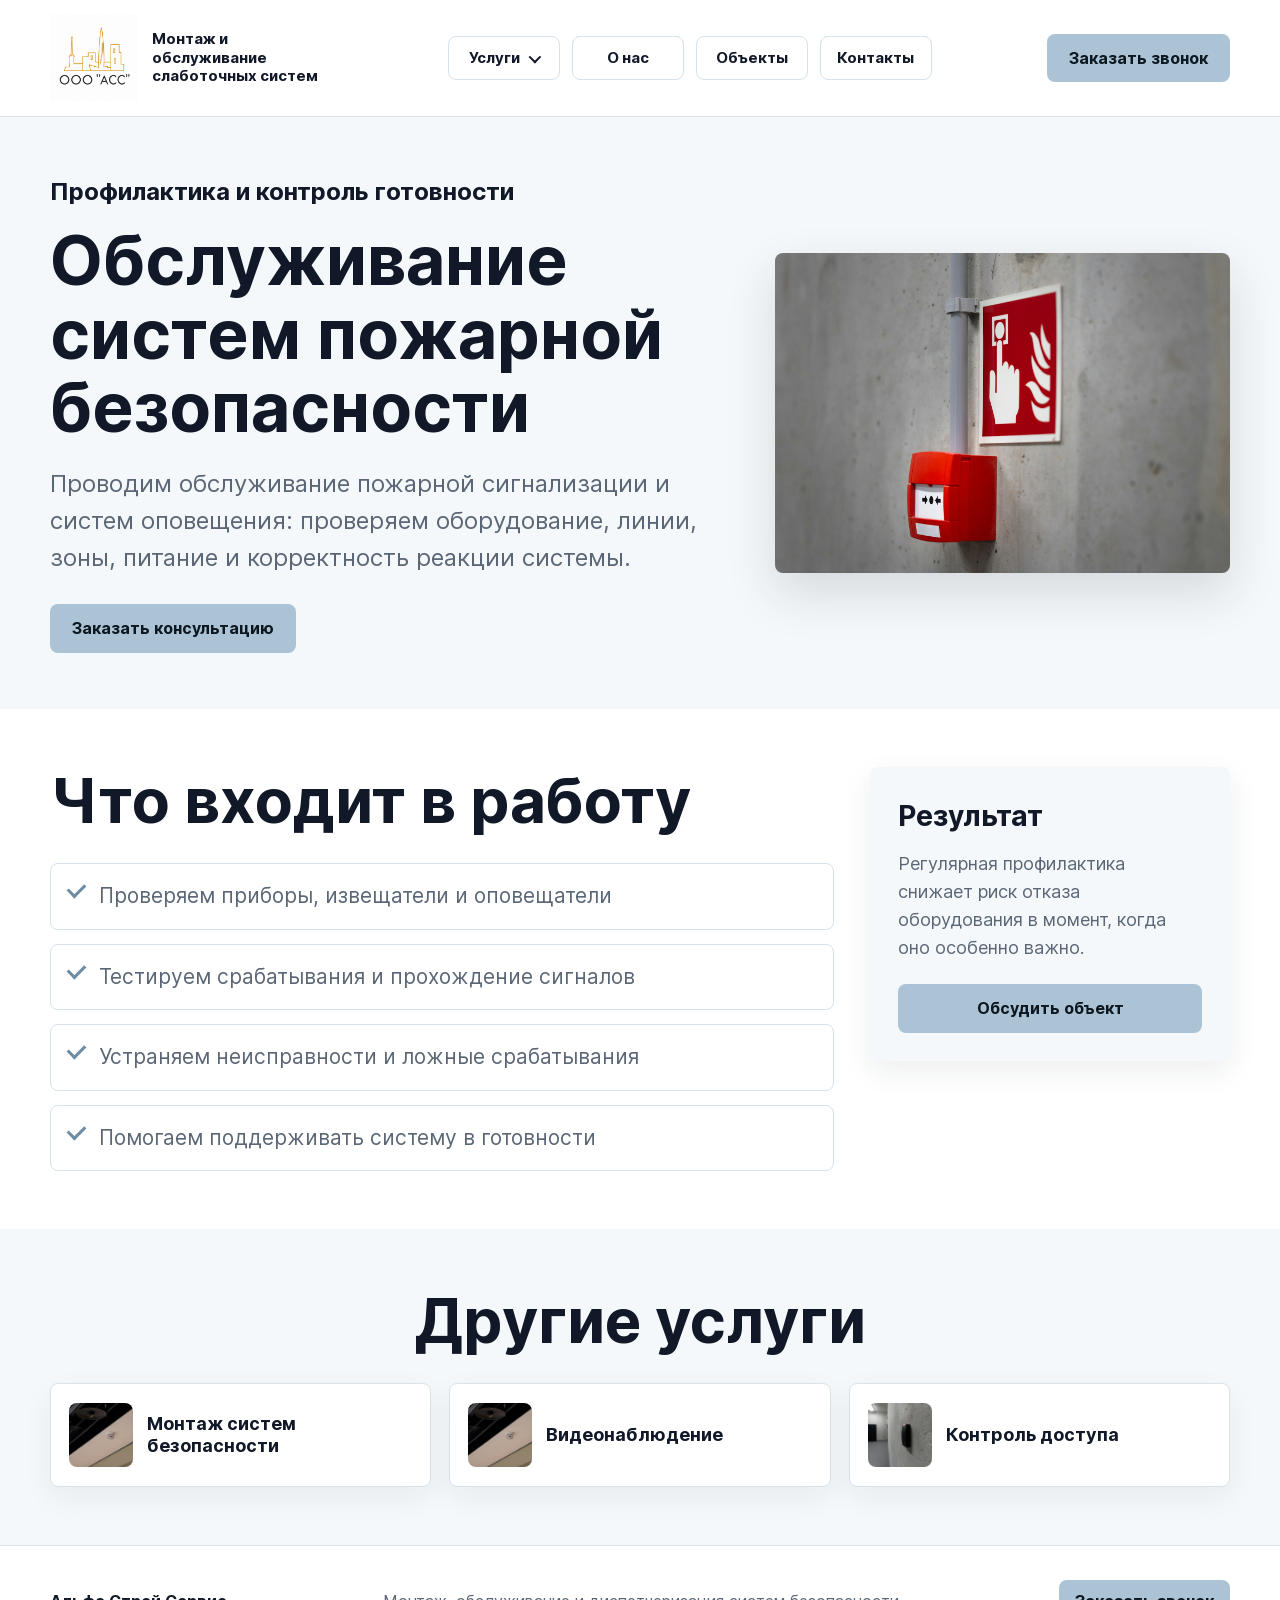
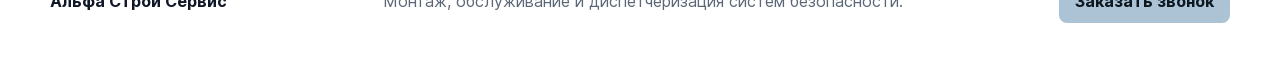
<file: fire-maintenance.html>
<!DOCTYPE html>
<html lang="ru">
<head>
  <meta charset="UTF-8">
  <meta name="viewport" content="width=device-width, initial-scale=1.0">
  <title>Обслуживание систем пожарной безопасности | Альфа Строй Сервис</title>
  <link rel="stylesheet" href="css/font.css">
  <link rel="stylesheet" href="css/site.css">
</head>
<body>
  <header class="site-header"><div class="container header-inner"><a class="brand" href="./Index.html" aria-label="Альфа Строй Сервис"><img class="brand__logo" src="./image/657107ccad866aa3376bd15db74818fe205b1a6f.png" alt="Логотип Альфа Строй Сервис"><span class="brand__text">Монтаж и обслуживание слаботочных систем</span></a><nav class="nav" aria-label="Основная навигация"><div class="nav__item nav__item--dropdown">
          <button class="nav__link nav__button" type="button" aria-expanded="false" aria-controls="services-menu">Услуги</button>
          <div class="dropdown" id="services-menu">
            <div class="dropdown__group">
              <p class="dropdown__title">Монтаж</p>
              <a class="dropdown__link" href="./security-installation.html">Монтаж систем безопасности</a>
              <a class="dropdown__link" href="./video-surveillance.html">Видеонаблюдение</a>
              <a class="dropdown__link" href="./access-control.html">Контроль доступа</a>
              <a class="dropdown__link" href="./fire-safety.html">Системы пожарной безопасности</a>
              <a class="dropdown__link" href="./structured-cabling.html">Локальные сети (СКС)</a>
            </div>
            <div class="dropdown__group">
              <p class="dropdown__title">Обслуживание</p>
              <a class="dropdown__link" href="./security-maintenance.html">Обслуживание систем безопасности</a>
              <a class="dropdown__link" href="./intercom-maintenance.html">Обслуживание домофонов</a>
              <a class="dropdown__link" href="./video-maintenance.html">Обслуживание видеонаблюдения</a>
              <a class="dropdown__link" href="./fire-maintenance.html">Обслуживание систем пожарной безопасности</a>
              <a class="dropdown__link" href="./engineering-dispatch.html">Диспетчеризация инженерных систем</a>
              <a class="dropdown__link" href="./dispatch-maintenance.html">Обслуживание систем диспетчеризации</a>
            </div>
          </div>
        </div><a class="nav__link" href="./Index.html#about">О нас</a><a class="nav__link" href="./Index.html#projects">Объекты</a><a class="nav__link" href="./contacts.html">Контакты</a></nav><button class="btn" type="button" data-open-callback>Заказать звонок</button></div></header>
  <main><section class="page-hero"><div class="container page-hero__grid"><div class="page-hero__content"><p class="eyebrow">Профилактика и контроль готовности</p><h1>Обслуживание систем пожарной безопасности</h1><p>Проводим обслуживание пожарной сигнализации и систем оповещения: проверяем оборудование, линии, зоны, питание и корректность реакции системы.</p><button class="btn" type="button" data-open-callback>Заказать консультацию</button></div><div class="page-hero__visual page-hero__visual--photo"><img src="./image/service-fire.jpg" alt="Обслуживание систем пожарной безопасности"></div></div></section><section class="section"><div class="container service-detail"><div><h2 class="section__title section__title--left">Что входит в работу</h2><ul class="check-list"><li>Проверяем приборы, извещатели и оповещатели</li><li>Тестируем срабатывания и прохождение сигналов</li><li>Устраняем неисправности и ложные срабатывания</li><li>Помогаем поддерживать систему в готовности</li></ul></div><aside class="result-card"><h2>Результат</h2><p>Регулярная профилактика снижает риск отказа оборудования в момент, когда оно особенно важно.</p><button class="btn btn--wide" type="button" data-open-callback>Обсудить объект</button></aside></div></section><section class="section section--soft"><div class="container"><h2 class="section__title">Другие услуги</h2><div class="service-grid service-grid--compact"><a class="service-card service-card--photo" href="./security-installation.html"><img src="./image/service-camera.jpg" alt=""><span>Монтаж систем безопасности</span></a><a class="service-card service-card--photo" href="./video-surveillance.html"><img src="./image/service-camera.jpg" alt=""><span>Видеонаблюдение</span></a><a class="service-card service-card--photo" href="./access-control.html"><img src="./image/service-access.jpg" alt=""><span>Контроль доступа</span></a></div></div></section></main>
  <footer class="site-footer"><div class="container footer-inner"><a class="footer-brand" href="./Index.html">Альфа Строй Сервис</a><p>Монтаж, обслуживание и диспетчеризация систем безопасности.</p><button class="btn btn--small" type="button" data-open-callback>Заказать звонок</button></div></footer>
  <div class="modal" id="callback-modal" aria-hidden="true"><div class="modal__dialog" role="dialog" aria-modal="true" aria-labelledby="callback-title"><button class="modal__close" type="button" aria-label="Закрыть форму" data-close-callback>&times;</button><h2 id="callback-title">Заказать звонок</h2><p>Заполните форму, и мы подготовим обратный звонок по вашему запросу.</p><form class="callback-form" id="callback-form"><label class="field"><span>Имя</span><input type="text" name="name" placeholder="Ваше имя" autocomplete="name" required></label><label class="field"><span>Телефон</span><input type="tel" name="phone" placeholder="+7 (___) ___-__-__" autocomplete="tel" required></label><label class="field"><span>Комментарий</span><textarea name="message" placeholder="Коротко опишите задачу"></textarea></label><button class="btn btn--wide" type="submit">Отправить заявку</button><div class="form-status" role="status" aria-live="polite"></div></form></div></div>
  <script src="js/site.js"></script>
</body>
</html>
</file>
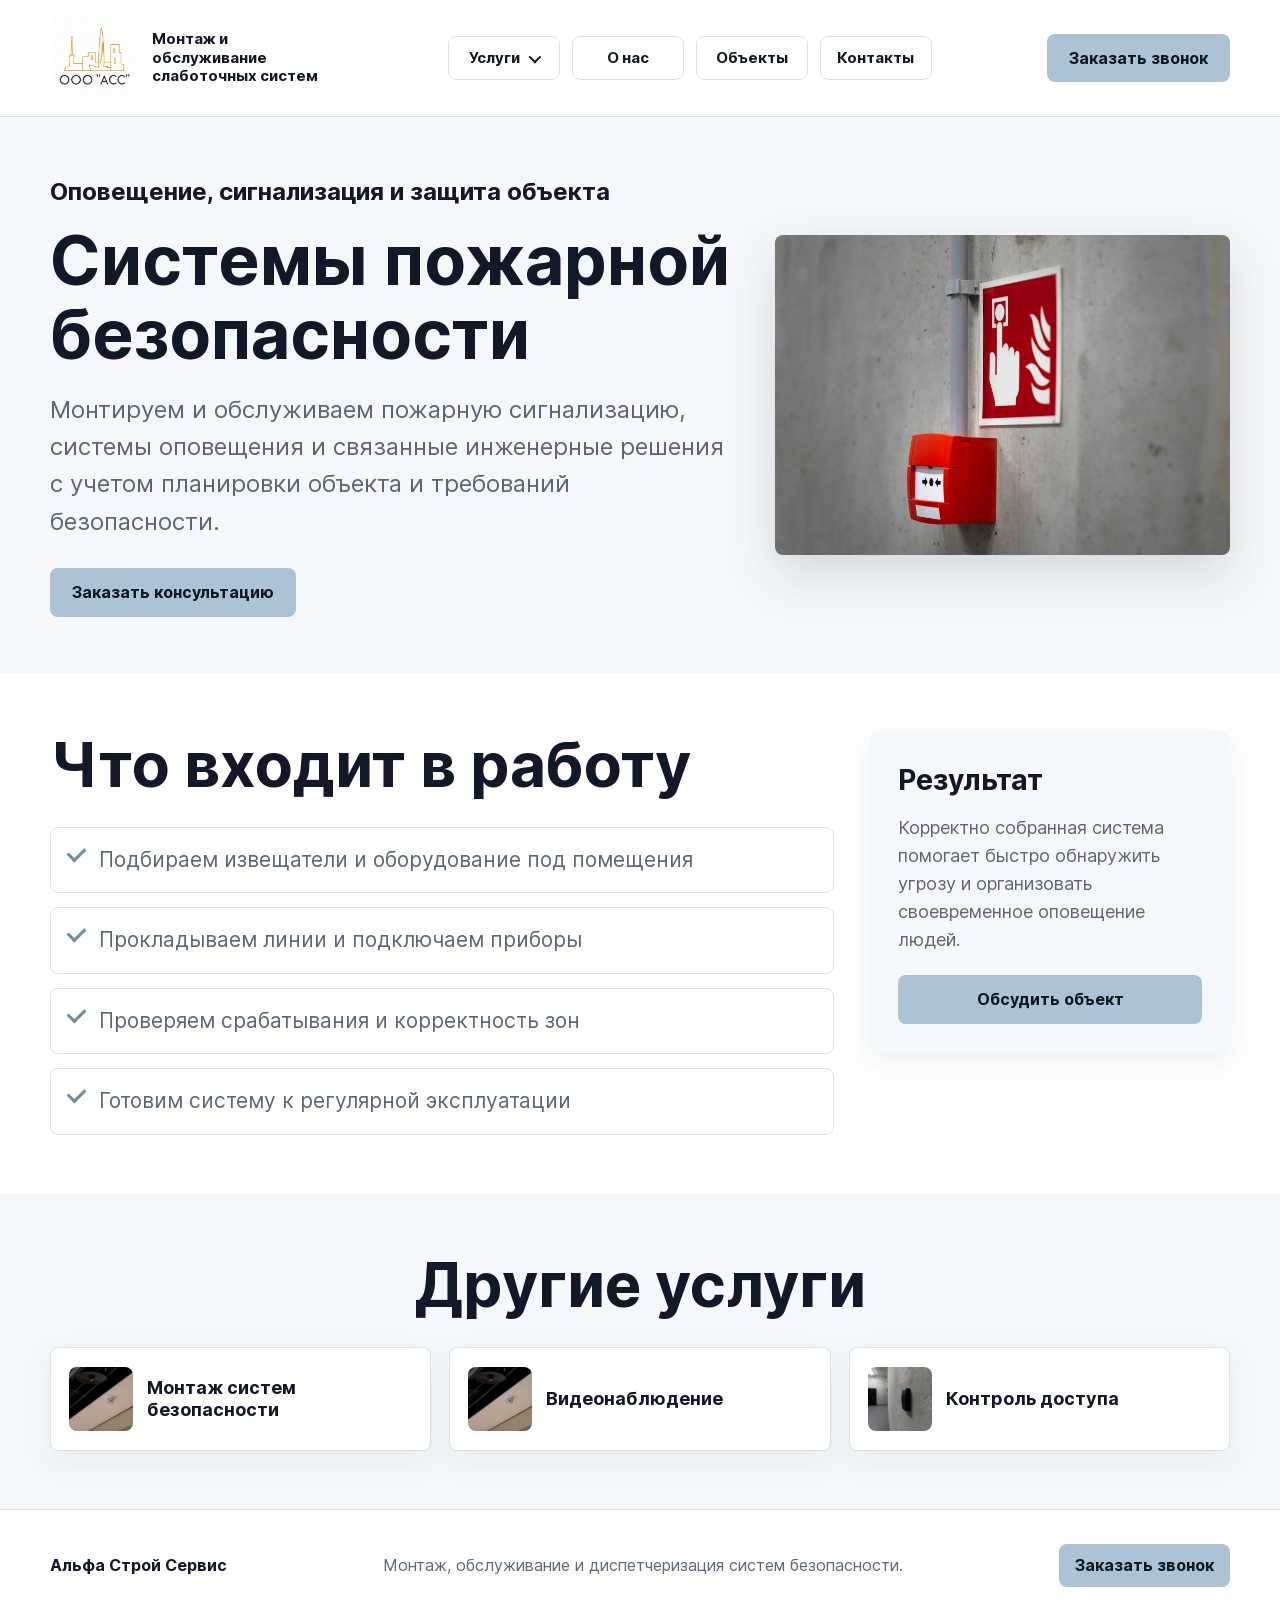
<file: fire-safety.html>
<!DOCTYPE html>
<html lang="ru">
<head>
  <meta charset="UTF-8">
  <meta name="viewport" content="width=device-width, initial-scale=1.0">
  <title>Системы пожарной безопасности | Альфа Строй Сервис</title>
  <link rel="stylesheet" href="css/font.css">
  <link rel="stylesheet" href="css/site.css">
</head>
<body>
  <header class="site-header"><div class="container header-inner"><a class="brand" href="./Index.html" aria-label="Альфа Строй Сервис"><img class="brand__logo" src="./image/657107ccad866aa3376bd15db74818fe205b1a6f.png" alt="Логотип Альфа Строй Сервис"><span class="brand__text">Монтаж и обслуживание слаботочных систем</span></a><nav class="nav" aria-label="Основная навигация"><div class="nav__item nav__item--dropdown">
          <button class="nav__link nav__button" type="button" aria-expanded="false" aria-controls="services-menu">Услуги</button>
          <div class="dropdown" id="services-menu">
            <div class="dropdown__group">
              <p class="dropdown__title">Монтаж</p>
              <a class="dropdown__link" href="./security-installation.html">Монтаж систем безопасности</a>
              <a class="dropdown__link" href="./video-surveillance.html">Видеонаблюдение</a>
              <a class="dropdown__link" href="./access-control.html">Контроль доступа</a>
              <a class="dropdown__link" href="./fire-safety.html">Системы пожарной безопасности</a>
              <a class="dropdown__link" href="./structured-cabling.html">Локальные сети (СКС)</a>
            </div>
            <div class="dropdown__group">
              <p class="dropdown__title">Обслуживание</p>
              <a class="dropdown__link" href="./security-maintenance.html">Обслуживание систем безопасности</a>
              <a class="dropdown__link" href="./intercom-maintenance.html">Обслуживание домофонов</a>
              <a class="dropdown__link" href="./video-maintenance.html">Обслуживание видеонаблюдения</a>
              <a class="dropdown__link" href="./fire-maintenance.html">Обслуживание систем пожарной безопасности</a>
              <a class="dropdown__link" href="./engineering-dispatch.html">Диспетчеризация инженерных систем</a>
              <a class="dropdown__link" href="./dispatch-maintenance.html">Обслуживание систем диспетчеризации</a>
            </div>
          </div>
        </div><a class="nav__link" href="./Index.html#about">О нас</a><a class="nav__link" href="./Index.html#projects">Объекты</a><a class="nav__link" href="./contacts.html">Контакты</a></nav><button class="btn" type="button" data-open-callback>Заказать звонок</button></div></header>
  <main><section class="page-hero"><div class="container page-hero__grid"><div class="page-hero__content"><p class="eyebrow">Оповещение, сигнализация и защита объекта</p><h1>Системы пожарной безопасности</h1><p>Монтируем и обслуживаем пожарную сигнализацию, системы оповещения и связанные инженерные решения с учетом планировки объекта и требований безопасности.</p><button class="btn" type="button" data-open-callback>Заказать консультацию</button></div><div class="page-hero__visual page-hero__visual--photo"><img src="./image/service-fire.jpg" alt="Системы пожарной безопасности"></div></div></section><section class="section"><div class="container service-detail"><div><h2 class="section__title section__title--left">Что входит в работу</h2><ul class="check-list"><li>Подбираем извещатели и оборудование под помещения</li><li>Прокладываем линии и подключаем приборы</li><li>Проверяем срабатывания и корректность зон</li><li>Готовим систему к регулярной эксплуатации</li></ul></div><aside class="result-card"><h2>Результат</h2><p>Корректно собранная система помогает быстро обнаружить угрозу и организовать своевременное оповещение людей.</p><button class="btn btn--wide" type="button" data-open-callback>Обсудить объект</button></aside></div></section><section class="section section--soft"><div class="container"><h2 class="section__title">Другие услуги</h2><div class="service-grid service-grid--compact"><a class="service-card service-card--photo" href="./security-installation.html"><img src="./image/service-camera.jpg" alt=""><span>Монтаж систем безопасности</span></a><a class="service-card service-card--photo" href="./video-surveillance.html"><img src="./image/service-camera.jpg" alt=""><span>Видеонаблюдение</span></a><a class="service-card service-card--photo" href="./access-control.html"><img src="./image/service-access.jpg" alt=""><span>Контроль доступа</span></a></div></div></section></main>
  <footer class="site-footer"><div class="container footer-inner"><a class="footer-brand" href="./Index.html">Альфа Строй Сервис</a><p>Монтаж, обслуживание и диспетчеризация систем безопасности.</p><button class="btn btn--small" type="button" data-open-callback>Заказать звонок</button></div></footer>
  <div class="modal" id="callback-modal" aria-hidden="true"><div class="modal__dialog" role="dialog" aria-modal="true" aria-labelledby="callback-title"><button class="modal__close" type="button" aria-label="Закрыть форму" data-close-callback>&times;</button><h2 id="callback-title">Заказать звонок</h2><p>Заполните форму, и мы подготовим обратный звонок по вашему запросу.</p><form class="callback-form" id="callback-form"><label class="field"><span>Имя</span><input type="text" name="name" placeholder="Ваше имя" autocomplete="name" required></label><label class="field"><span>Телефон</span><input type="tel" name="phone" placeholder="+7 (___) ___-__-__" autocomplete="tel" required></label><label class="field"><span>Комментарий</span><textarea name="message" placeholder="Коротко опишите задачу"></textarea></label><button class="btn btn--wide" type="submit">Отправить заявку</button><div class="form-status" role="status" aria-live="polite"></div></form></div></div>
  <script src="js/site.js"></script>
</body>
</html>
</file>
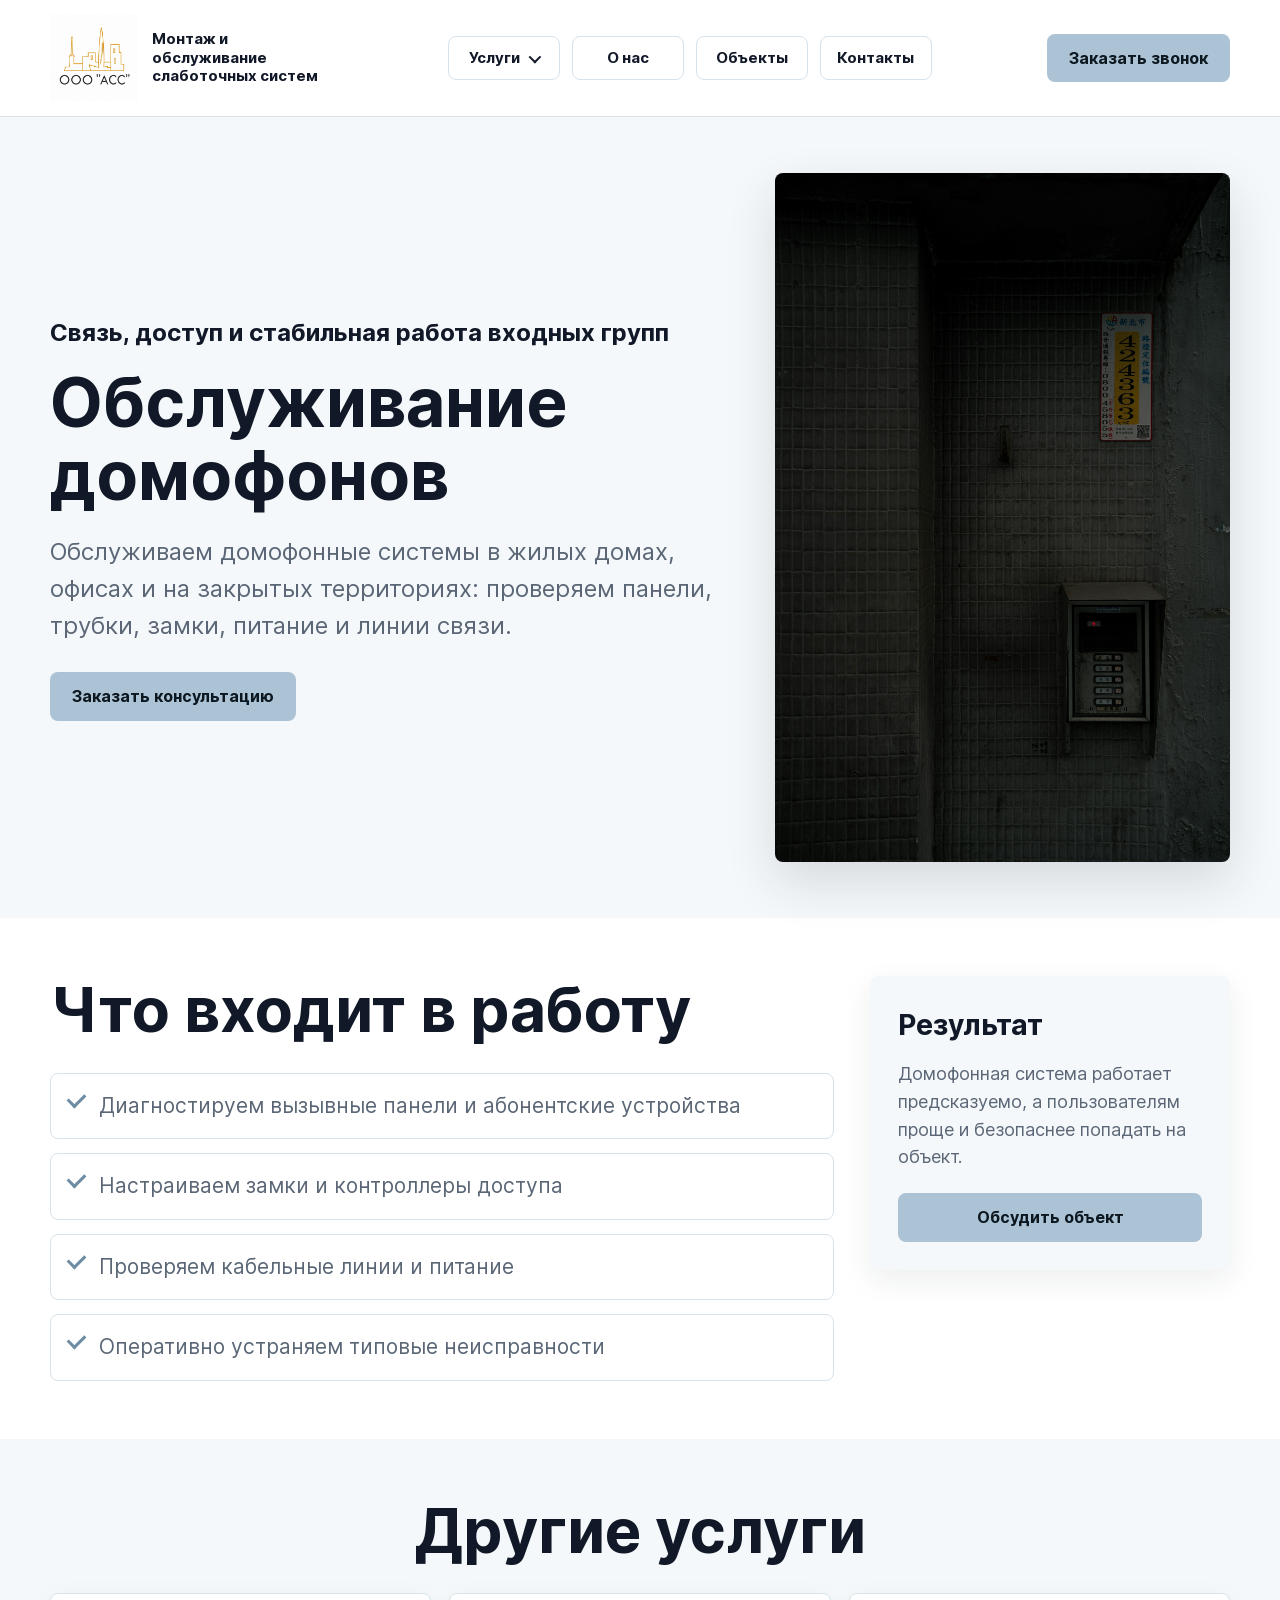
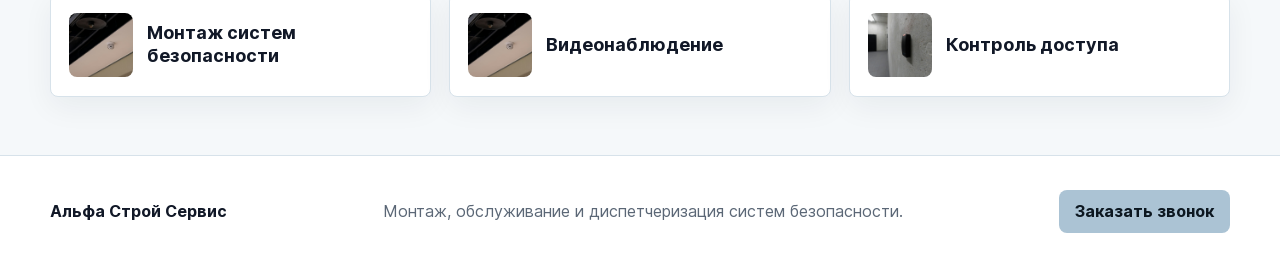
<file: intercom-maintenance.html>
<!DOCTYPE html>
<html lang="ru">
<head>
  <meta charset="UTF-8">
  <meta name="viewport" content="width=device-width, initial-scale=1.0">
  <title>Обслуживание домофонов | Альфа Строй Сервис</title>
  <link rel="stylesheet" href="css/font.css">
  <link rel="stylesheet" href="css/site.css">
</head>
<body>
  <header class="site-header"><div class="container header-inner"><a class="brand" href="./Index.html" aria-label="Альфа Строй Сервис"><img class="brand__logo" src="./image/657107ccad866aa3376bd15db74818fe205b1a6f.png" alt="Логотип Альфа Строй Сервис"><span class="brand__text">Монтаж и обслуживание слаботочных систем</span></a><nav class="nav" aria-label="Основная навигация"><div class="nav__item nav__item--dropdown">
          <button class="nav__link nav__button" type="button" aria-expanded="false" aria-controls="services-menu">Услуги</button>
          <div class="dropdown" id="services-menu">
            <div class="dropdown__group">
              <p class="dropdown__title">Монтаж</p>
              <a class="dropdown__link" href="./security-installation.html">Монтаж систем безопасности</a>
              <a class="dropdown__link" href="./video-surveillance.html">Видеонаблюдение</a>
              <a class="dropdown__link" href="./access-control.html">Контроль доступа</a>
              <a class="dropdown__link" href="./fire-safety.html">Системы пожарной безопасности</a>
              <a class="dropdown__link" href="./structured-cabling.html">Локальные сети (СКС)</a>
            </div>
            <div class="dropdown__group">
              <p class="dropdown__title">Обслуживание</p>
              <a class="dropdown__link" href="./security-maintenance.html">Обслуживание систем безопасности</a>
              <a class="dropdown__link" href="./intercom-maintenance.html">Обслуживание домофонов</a>
              <a class="dropdown__link" href="./video-maintenance.html">Обслуживание видеонаблюдения</a>
              <a class="dropdown__link" href="./fire-maintenance.html">Обслуживание систем пожарной безопасности</a>
              <a class="dropdown__link" href="./engineering-dispatch.html">Диспетчеризация инженерных систем</a>
              <a class="dropdown__link" href="./dispatch-maintenance.html">Обслуживание систем диспетчеризации</a>
            </div>
          </div>
        </div><a class="nav__link" href="./Index.html#about">О нас</a><a class="nav__link" href="./Index.html#projects">Объекты</a><a class="nav__link" href="./contacts.html">Контакты</a></nav><button class="btn" type="button" data-open-callback>Заказать звонок</button></div></header>
  <main><section class="page-hero"><div class="container page-hero__grid"><div class="page-hero__content"><p class="eyebrow">Связь, доступ и стабильная работа входных групп</p><h1>Обслуживание домофонов</h1><p>Обслуживаем домофонные системы в жилых домах, офисах и на закрытых территориях: проверяем панели, трубки, замки, питание и линии связи.</p><button class="btn" type="button" data-open-callback>Заказать консультацию</button></div><div class="page-hero__visual page-hero__visual--photo"><img src="./image/service-intercom.jpg" alt="Обслуживание домофонов"></div></div></section><section class="section"><div class="container service-detail"><div><h2 class="section__title section__title--left">Что входит в работу</h2><ul class="check-list"><li>Диагностируем вызывные панели и абонентские устройства</li><li>Настраиваем замки и контроллеры доступа</li><li>Проверяем кабельные линии и питание</li><li>Оперативно устраняем типовые неисправности</li></ul></div><aside class="result-card"><h2>Результат</h2><p>Домофонная система работает предсказуемо, а пользователям проще и безопаснее попадать на объект.</p><button class="btn btn--wide" type="button" data-open-callback>Обсудить объект</button></aside></div></section><section class="section section--soft"><div class="container"><h2 class="section__title">Другие услуги</h2><div class="service-grid service-grid--compact"><a class="service-card service-card--photo" href="./security-installation.html"><img src="./image/service-camera.jpg" alt=""><span>Монтаж систем безопасности</span></a><a class="service-card service-card--photo" href="./video-surveillance.html"><img src="./image/service-camera.jpg" alt=""><span>Видеонаблюдение</span></a><a class="service-card service-card--photo" href="./access-control.html"><img src="./image/service-access.jpg" alt=""><span>Контроль доступа</span></a></div></div></section></main>
  <footer class="site-footer"><div class="container footer-inner"><a class="footer-brand" href="./Index.html">Альфа Строй Сервис</a><p>Монтаж, обслуживание и диспетчеризация систем безопасности.</p><button class="btn btn--small" type="button" data-open-callback>Заказать звонок</button></div></footer>
  <div class="modal" id="callback-modal" aria-hidden="true"><div class="modal__dialog" role="dialog" aria-modal="true" aria-labelledby="callback-title"><button class="modal__close" type="button" aria-label="Закрыть форму" data-close-callback>&times;</button><h2 id="callback-title">Заказать звонок</h2><p>Заполните форму, и мы подготовим обратный звонок по вашему запросу.</p><form class="callback-form" id="callback-form"><label class="field"><span>Имя</span><input type="text" name="name" placeholder="Ваше имя" autocomplete="name" required></label><label class="field"><span>Телефон</span><input type="tel" name="phone" placeholder="+7 (___) ___-__-__" autocomplete="tel" required></label><label class="field"><span>Комментарий</span><textarea name="message" placeholder="Коротко опишите задачу"></textarea></label><button class="btn btn--wide" type="submit">Отправить заявку</button><div class="form-status" role="status" aria-live="polite"></div></form></div></div>
  <script src="js/site.js"></script>
</body>
</html>
</file>
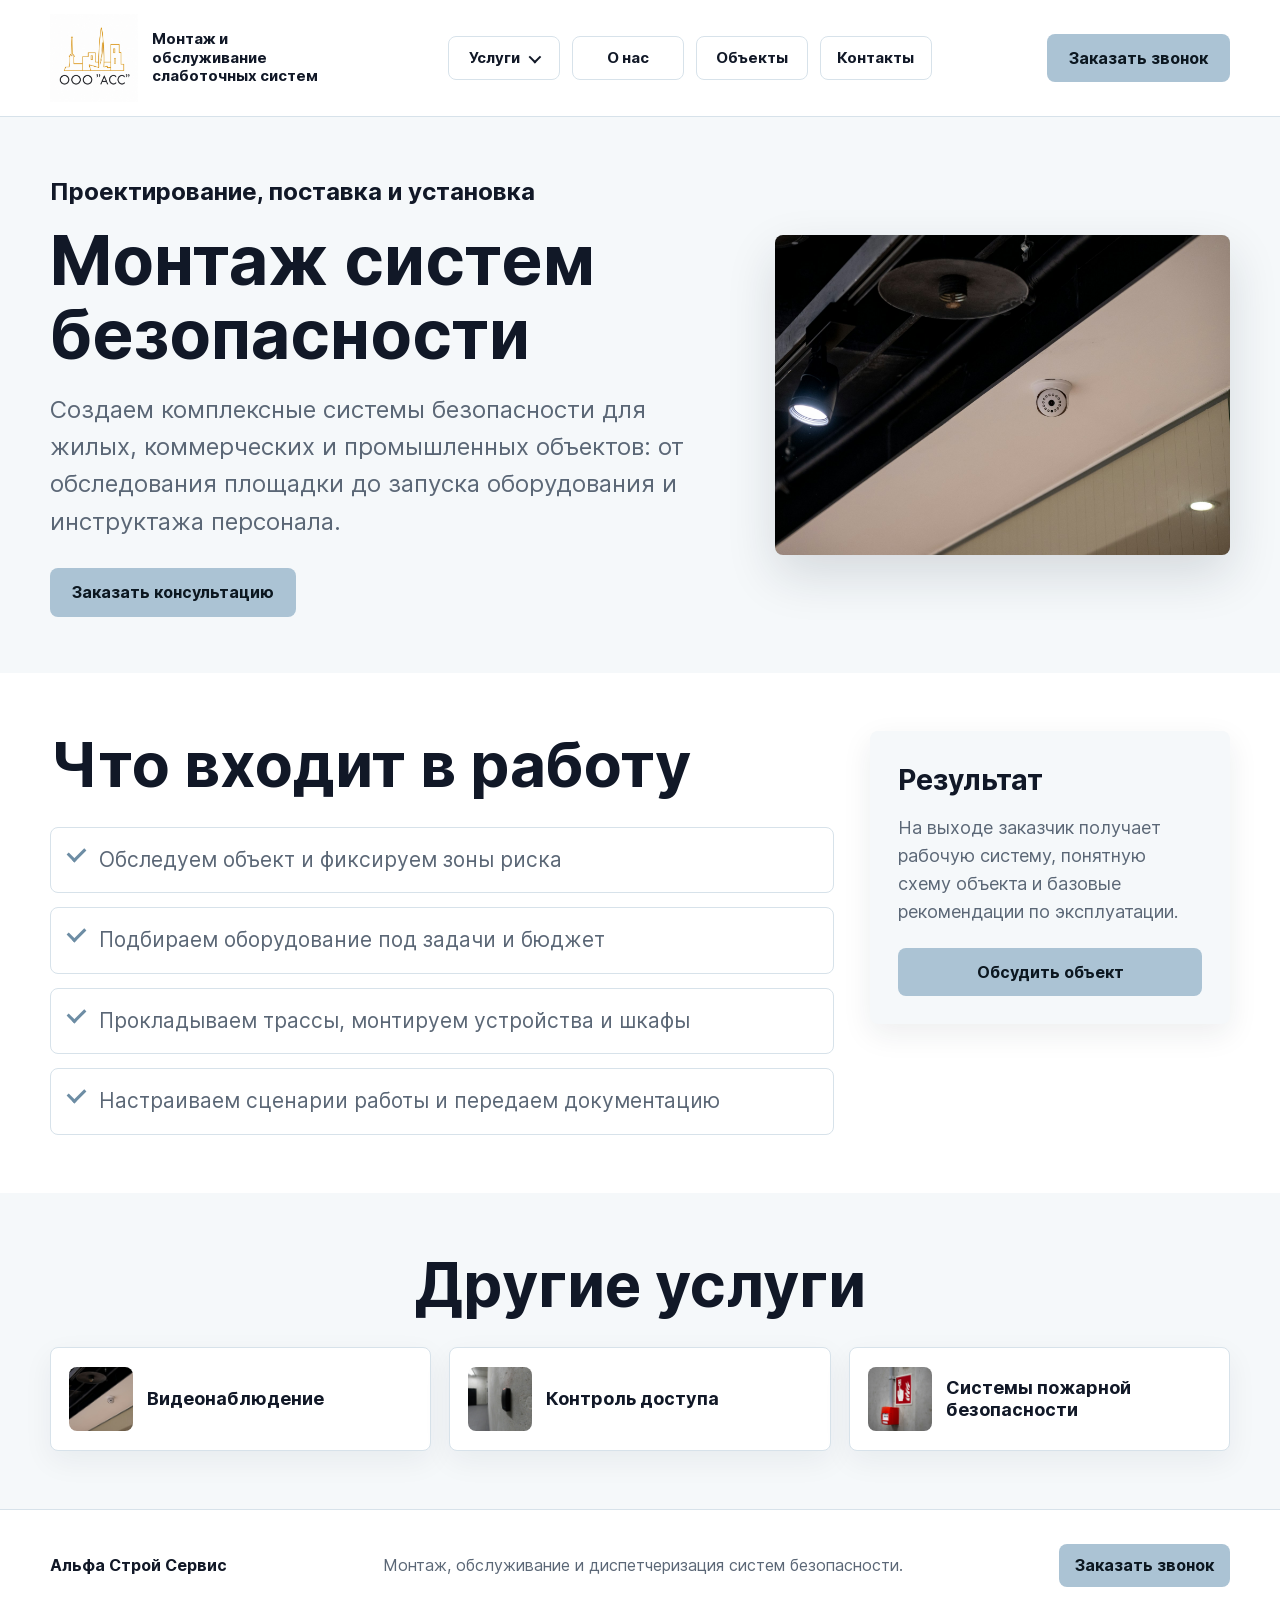
<file: security-installation.html>
<!DOCTYPE html>
<html lang="ru">
<head>
  <meta charset="UTF-8">
  <meta name="viewport" content="width=device-width, initial-scale=1.0">
  <title>Монтаж систем безопасности | Альфа Строй Сервис</title>
  <link rel="stylesheet" href="css/font.css">
  <link rel="stylesheet" href="css/site.css">
</head>
<body>
  <header class="site-header"><div class="container header-inner"><a class="brand" href="./Index.html" aria-label="Альфа Строй Сервис"><img class="brand__logo" src="./image/657107ccad866aa3376bd15db74818fe205b1a6f.png" alt="Логотип Альфа Строй Сервис"><span class="brand__text">Монтаж и обслуживание слаботочных систем</span></a><nav class="nav" aria-label="Основная навигация"><div class="nav__item nav__item--dropdown">
          <button class="nav__link nav__button" type="button" aria-expanded="false" aria-controls="services-menu">Услуги</button>
          <div class="dropdown" id="services-menu">
            <div class="dropdown__group">
              <p class="dropdown__title">Монтаж</p>
              <a class="dropdown__link" href="./security-installation.html">Монтаж систем безопасности</a>
              <a class="dropdown__link" href="./video-surveillance.html">Видеонаблюдение</a>
              <a class="dropdown__link" href="./access-control.html">Контроль доступа</a>
              <a class="dropdown__link" href="./fire-safety.html">Системы пожарной безопасности</a>
              <a class="dropdown__link" href="./structured-cabling.html">Локальные сети (СКС)</a>
            </div>
            <div class="dropdown__group">
              <p class="dropdown__title">Обслуживание</p>
              <a class="dropdown__link" href="./security-maintenance.html">Обслуживание систем безопасности</a>
              <a class="dropdown__link" href="./intercom-maintenance.html">Обслуживание домофонов</a>
              <a class="dropdown__link" href="./video-maintenance.html">Обслуживание видеонаблюдения</a>
              <a class="dropdown__link" href="./fire-maintenance.html">Обслуживание систем пожарной безопасности</a>
              <a class="dropdown__link" href="./engineering-dispatch.html">Диспетчеризация инженерных систем</a>
              <a class="dropdown__link" href="./dispatch-maintenance.html">Обслуживание систем диспетчеризации</a>
            </div>
          </div>
        </div><a class="nav__link" href="./Index.html#about">О нас</a><a class="nav__link" href="./Index.html#projects">Объекты</a><a class="nav__link" href="./contacts.html">Контакты</a></nav><button class="btn" type="button" data-open-callback>Заказать звонок</button></div></header>
  <main><section class="page-hero"><div class="container page-hero__grid"><div class="page-hero__content"><p class="eyebrow">Проектирование, поставка и установка</p><h1>Монтаж систем безопасности</h1><p>Создаем комплексные системы безопасности для жилых, коммерческих и промышленных объектов: от обследования площадки до запуска оборудования и инструктажа персонала.</p><button class="btn" type="button" data-open-callback>Заказать консультацию</button></div><div class="page-hero__visual page-hero__visual--photo"><img src="./image/service-camera.jpg" alt="Монтаж систем безопасности"></div></div></section><section class="section"><div class="container service-detail"><div><h2 class="section__title section__title--left">Что входит в работу</h2><ul class="check-list"><li>Обследуем объект и фиксируем зоны риска</li><li>Подбираем оборудование под задачи и бюджет</li><li>Прокладываем трассы, монтируем устройства и шкафы</li><li>Настраиваем сценарии работы и передаем документацию</li></ul></div><aside class="result-card"><h2>Результат</h2><p>На выходе заказчик получает рабочую систему, понятную схему объекта и базовые рекомендации по эксплуатации.</p><button class="btn btn--wide" type="button" data-open-callback>Обсудить объект</button></aside></div></section><section class="section section--soft"><div class="container"><h2 class="section__title">Другие услуги</h2><div class="service-grid service-grid--compact"><a class="service-card service-card--photo" href="./video-surveillance.html"><img src="./image/service-camera.jpg" alt=""><span>Видеонаблюдение</span></a><a class="service-card service-card--photo" href="./access-control.html"><img src="./image/service-access.jpg" alt=""><span>Контроль доступа</span></a><a class="service-card service-card--photo" href="./fire-safety.html"><img src="./image/service-fire.jpg" alt=""><span>Системы пожарной безопасности</span></a></div></div></section></main>
  <footer class="site-footer"><div class="container footer-inner"><a class="footer-brand" href="./Index.html">Альфа Строй Сервис</a><p>Монтаж, обслуживание и диспетчеризация систем безопасности.</p><button class="btn btn--small" type="button" data-open-callback>Заказать звонок</button></div></footer>
  <div class="modal" id="callback-modal" aria-hidden="true"><div class="modal__dialog" role="dialog" aria-modal="true" aria-labelledby="callback-title"><button class="modal__close" type="button" aria-label="Закрыть форму" data-close-callback>&times;</button><h2 id="callback-title">Заказать звонок</h2><p>Заполните форму, и мы подготовим обратный звонок по вашему запросу.</p><form class="callback-form" id="callback-form"><label class="field"><span>Имя</span><input type="text" name="name" placeholder="Ваше имя" autocomplete="name" required></label><label class="field"><span>Телефон</span><input type="tel" name="phone" placeholder="+7 (___) ___-__-__" autocomplete="tel" required></label><label class="field"><span>Комментарий</span><textarea name="message" placeholder="Коротко опишите задачу"></textarea></label><button class="btn btn--wide" type="submit">Отправить заявку</button><div class="form-status" role="status" aria-live="polite"></div></form></div></div>
  <script src="js/site.js"></script>
</body>
</html>
</file>
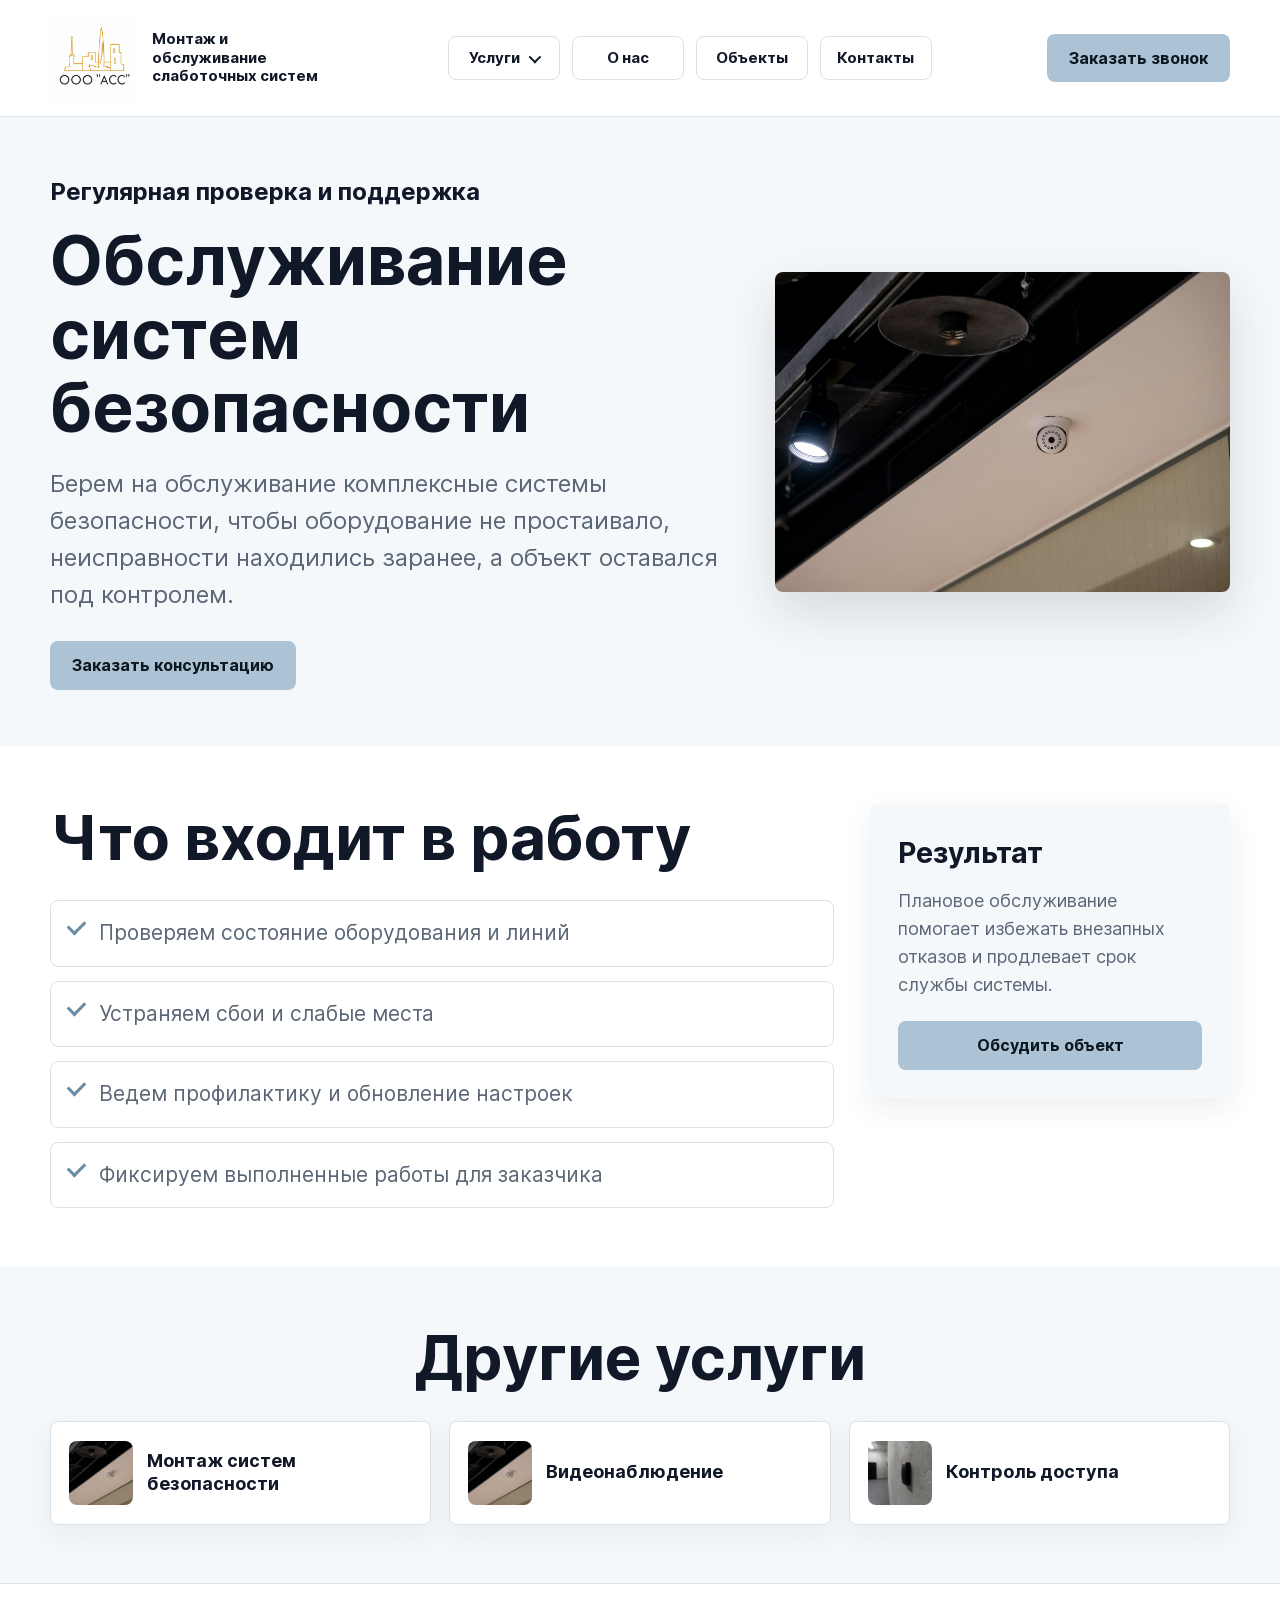
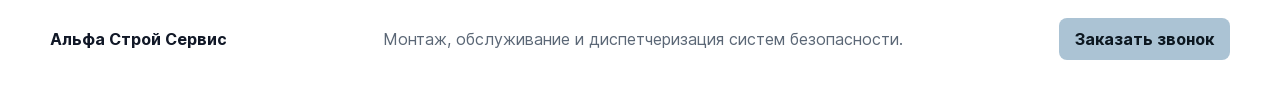
<file: security-maintenance.html>
<!DOCTYPE html>
<html lang="ru">
<head>
  <meta charset="UTF-8">
  <meta name="viewport" content="width=device-width, initial-scale=1.0">
  <title>Обслуживание систем безопасности | Альфа Строй Сервис</title>
  <link rel="stylesheet" href="css/font.css">
  <link rel="stylesheet" href="css/site.css">
</head>
<body>
  <header class="site-header"><div class="container header-inner"><a class="brand" href="./Index.html" aria-label="Альфа Строй Сервис"><img class="brand__logo" src="./image/657107ccad866aa3376bd15db74818fe205b1a6f.png" alt="Логотип Альфа Строй Сервис"><span class="brand__text">Монтаж и обслуживание слаботочных систем</span></a><nav class="nav" aria-label="Основная навигация"><div class="nav__item nav__item--dropdown">
          <button class="nav__link nav__button" type="button" aria-expanded="false" aria-controls="services-menu">Услуги</button>
          <div class="dropdown" id="services-menu">
            <div class="dropdown__group">
              <p class="dropdown__title">Монтаж</p>
              <a class="dropdown__link" href="./security-installation.html">Монтаж систем безопасности</a>
              <a class="dropdown__link" href="./video-surveillance.html">Видеонаблюдение</a>
              <a class="dropdown__link" href="./access-control.html">Контроль доступа</a>
              <a class="dropdown__link" href="./fire-safety.html">Системы пожарной безопасности</a>
              <a class="dropdown__link" href="./structured-cabling.html">Локальные сети (СКС)</a>
            </div>
            <div class="dropdown__group">
              <p class="dropdown__title">Обслуживание</p>
              <a class="dropdown__link" href="./security-maintenance.html">Обслуживание систем безопасности</a>
              <a class="dropdown__link" href="./intercom-maintenance.html">Обслуживание домофонов</a>
              <a class="dropdown__link" href="./video-maintenance.html">Обслуживание видеонаблюдения</a>
              <a class="dropdown__link" href="./fire-maintenance.html">Обслуживание систем пожарной безопасности</a>
              <a class="dropdown__link" href="./engineering-dispatch.html">Диспетчеризация инженерных систем</a>
              <a class="dropdown__link" href="./dispatch-maintenance.html">Обслуживание систем диспетчеризации</a>
            </div>
          </div>
        </div><a class="nav__link" href="./Index.html#about">О нас</a><a class="nav__link" href="./Index.html#projects">Объекты</a><a class="nav__link" href="./contacts.html">Контакты</a></nav><button class="btn" type="button" data-open-callback>Заказать звонок</button></div></header>
  <main><section class="page-hero"><div class="container page-hero__grid"><div class="page-hero__content"><p class="eyebrow">Регулярная проверка и поддержка</p><h1>Обслуживание систем безопасности</h1><p>Берем на обслуживание комплексные системы безопасности, чтобы оборудование не простаивало, неисправности находились заранее, а объект оставался под контролем.</p><button class="btn" type="button" data-open-callback>Заказать консультацию</button></div><div class="page-hero__visual page-hero__visual--photo"><img src="./image/service-camera.jpg" alt="Обслуживание систем безопасности"></div></div></section><section class="section"><div class="container service-detail"><div><h2 class="section__title section__title--left">Что входит в работу</h2><ul class="check-list"><li>Проверяем состояние оборудования и линий</li><li>Устраняем сбои и слабые места</li><li>Ведем профилактику и обновление настроек</li><li>Фиксируем выполненные работы для заказчика</li></ul></div><aside class="result-card"><h2>Результат</h2><p>Плановое обслуживание помогает избежать внезапных отказов и продлевает срок службы системы.</p><button class="btn btn--wide" type="button" data-open-callback>Обсудить объект</button></aside></div></section><section class="section section--soft"><div class="container"><h2 class="section__title">Другие услуги</h2><div class="service-grid service-grid--compact"><a class="service-card service-card--photo" href="./security-installation.html"><img src="./image/service-camera.jpg" alt=""><span>Монтаж систем безопасности</span></a><a class="service-card service-card--photo" href="./video-surveillance.html"><img src="./image/service-camera.jpg" alt=""><span>Видеонаблюдение</span></a><a class="service-card service-card--photo" href="./access-control.html"><img src="./image/service-access.jpg" alt=""><span>Контроль доступа</span></a></div></div></section></main>
  <footer class="site-footer"><div class="container footer-inner"><a class="footer-brand" href="./Index.html">Альфа Строй Сервис</a><p>Монтаж, обслуживание и диспетчеризация систем безопасности.</p><button class="btn btn--small" type="button" data-open-callback>Заказать звонок</button></div></footer>
  <div class="modal" id="callback-modal" aria-hidden="true"><div class="modal__dialog" role="dialog" aria-modal="true" aria-labelledby="callback-title"><button class="modal__close" type="button" aria-label="Закрыть форму" data-close-callback>&times;</button><h2 id="callback-title">Заказать звонок</h2><p>Заполните форму, и мы подготовим обратный звонок по вашему запросу.</p><form class="callback-form" id="callback-form"><label class="field"><span>Имя</span><input type="text" name="name" placeholder="Ваше имя" autocomplete="name" required></label><label class="field"><span>Телефон</span><input type="tel" name="phone" placeholder="+7 (___) ___-__-__" autocomplete="tel" required></label><label class="field"><span>Комментарий</span><textarea name="message" placeholder="Коротко опишите задачу"></textarea></label><button class="btn btn--wide" type="submit">Отправить заявку</button><div class="form-status" role="status" aria-live="polite"></div></form></div></div>
  <script src="js/site.js"></script>
</body>
</html>
</file>
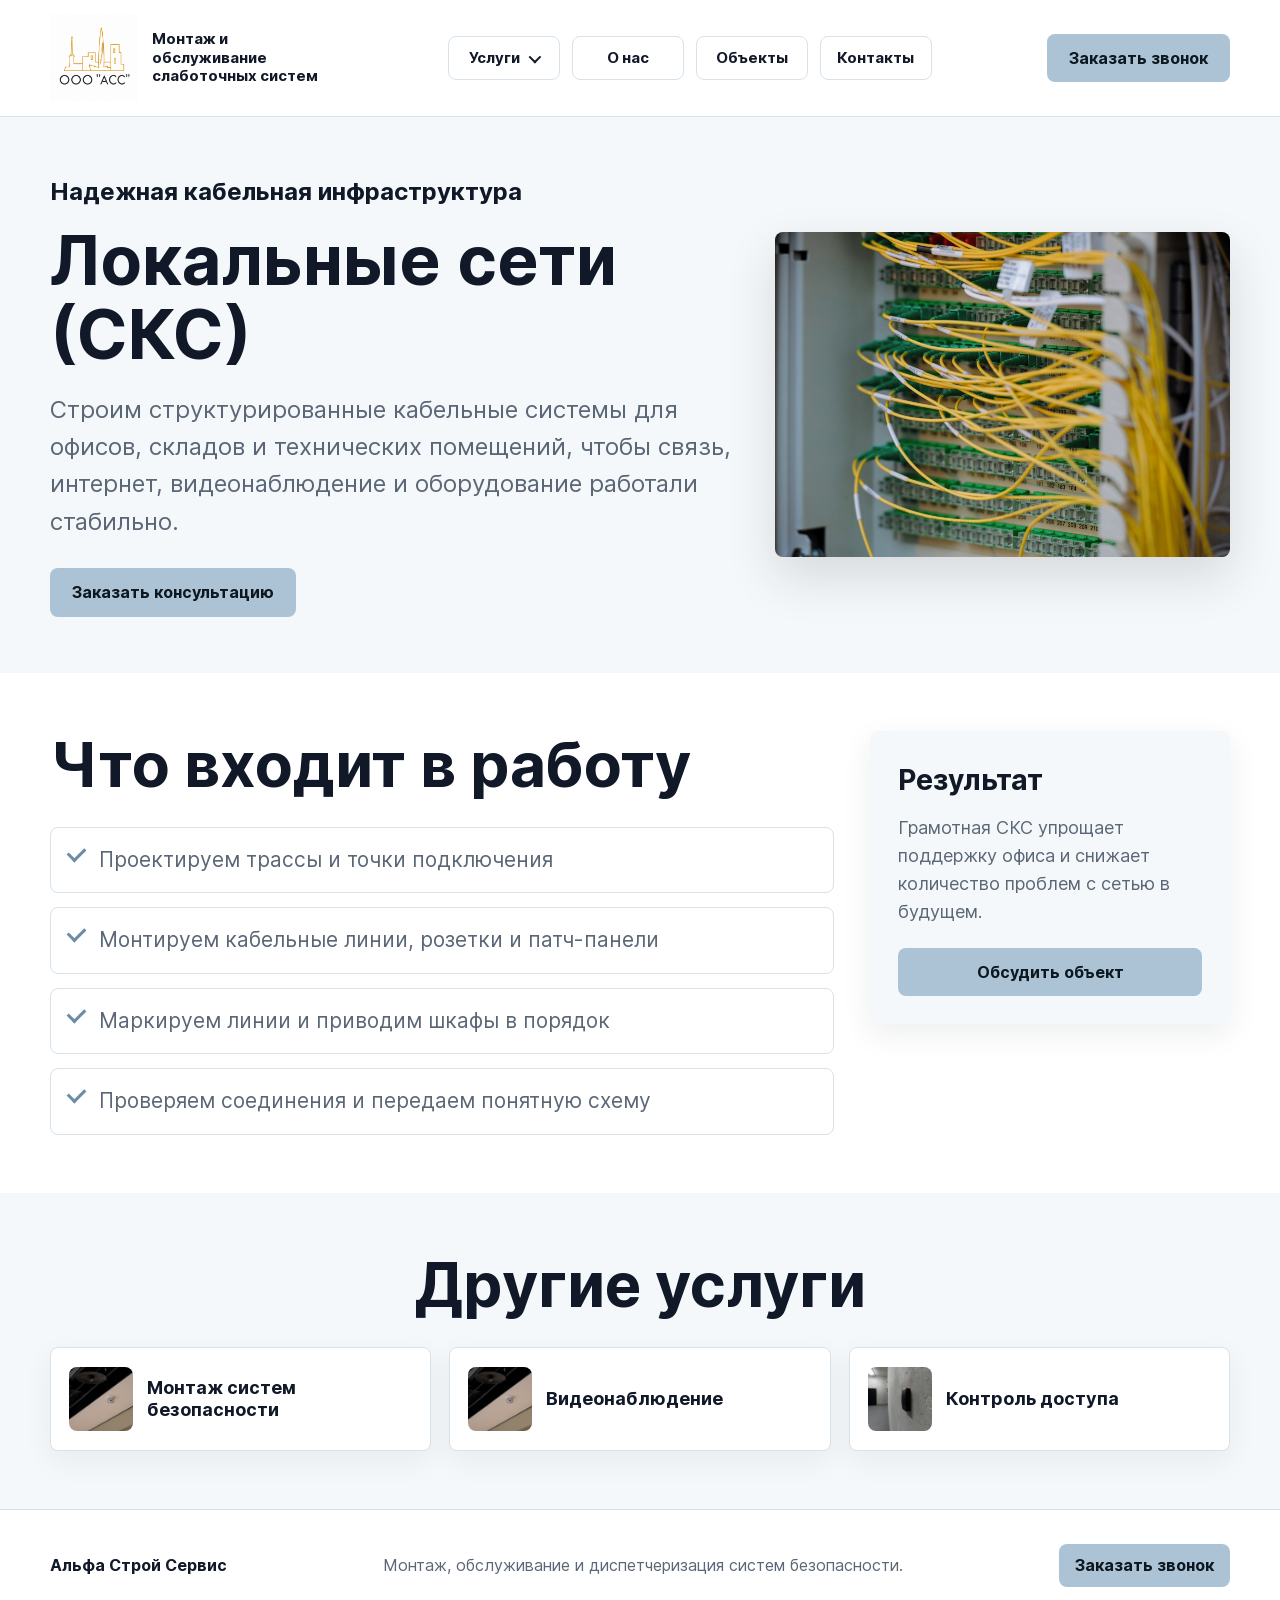
<file: structured-cabling.html>
<!DOCTYPE html>
<html lang="ru">
<head>
  <meta charset="UTF-8">
  <meta name="viewport" content="width=device-width, initial-scale=1.0">
  <title>Локальные сети (СКС) | Альфа Строй Сервис</title>
  <link rel="stylesheet" href="css/font.css">
  <link rel="stylesheet" href="css/site.css">
</head>
<body>
  <header class="site-header"><div class="container header-inner"><a class="brand" href="./Index.html" aria-label="Альфа Строй Сервис"><img class="brand__logo" src="./image/657107ccad866aa3376bd15db74818fe205b1a6f.png" alt="Логотип Альфа Строй Сервис"><span class="brand__text">Монтаж и обслуживание слаботочных систем</span></a><nav class="nav" aria-label="Основная навигация"><div class="nav__item nav__item--dropdown">
          <button class="nav__link nav__button" type="button" aria-expanded="false" aria-controls="services-menu">Услуги</button>
          <div class="dropdown" id="services-menu">
            <div class="dropdown__group">
              <p class="dropdown__title">Монтаж</p>
              <a class="dropdown__link" href="./security-installation.html">Монтаж систем безопасности</a>
              <a class="dropdown__link" href="./video-surveillance.html">Видеонаблюдение</a>
              <a class="dropdown__link" href="./access-control.html">Контроль доступа</a>
              <a class="dropdown__link" href="./fire-safety.html">Системы пожарной безопасности</a>
              <a class="dropdown__link" href="./structured-cabling.html">Локальные сети (СКС)</a>
            </div>
            <div class="dropdown__group">
              <p class="dropdown__title">Обслуживание</p>
              <a class="dropdown__link" href="./security-maintenance.html">Обслуживание систем безопасности</a>
              <a class="dropdown__link" href="./intercom-maintenance.html">Обслуживание домофонов</a>
              <a class="dropdown__link" href="./video-maintenance.html">Обслуживание видеонаблюдения</a>
              <a class="dropdown__link" href="./fire-maintenance.html">Обслуживание систем пожарной безопасности</a>
              <a class="dropdown__link" href="./engineering-dispatch.html">Диспетчеризация инженерных систем</a>
              <a class="dropdown__link" href="./dispatch-maintenance.html">Обслуживание систем диспетчеризации</a>
            </div>
          </div>
        </div><a class="nav__link" href="./Index.html#about">О нас</a><a class="nav__link" href="./Index.html#projects">Объекты</a><a class="nav__link" href="./contacts.html">Контакты</a></nav><button class="btn" type="button" data-open-callback>Заказать звонок</button></div></header>
  <main><section class="page-hero"><div class="container page-hero__grid"><div class="page-hero__content"><p class="eyebrow">Надежная кабельная инфраструктура</p><h1>Локальные сети (СКС)</h1><p>Строим структурированные кабельные системы для офисов, складов и технических помещений, чтобы связь, интернет, видеонаблюдение и оборудование работали стабильно.</p><button class="btn" type="button" data-open-callback>Заказать консультацию</button></div><div class="page-hero__visual page-hero__visual--photo"><img src="./image/service-network.jpg" alt="Локальные сети (СКС)"></div></div></section><section class="section"><div class="container service-detail"><div><h2 class="section__title section__title--left">Что входит в работу</h2><ul class="check-list"><li>Проектируем трассы и точки подключения</li><li>Монтируем кабельные линии, розетки и патч-панели</li><li>Маркируем линии и приводим шкафы в порядок</li><li>Проверяем соединения и передаем понятную схему</li></ul></div><aside class="result-card"><h2>Результат</h2><p>Грамотная СКС упрощает поддержку офиса и снижает количество проблем с сетью в будущем.</p><button class="btn btn--wide" type="button" data-open-callback>Обсудить объект</button></aside></div></section><section class="section section--soft"><div class="container"><h2 class="section__title">Другие услуги</h2><div class="service-grid service-grid--compact"><a class="service-card service-card--photo" href="./security-installation.html"><img src="./image/service-camera.jpg" alt=""><span>Монтаж систем безопасности</span></a><a class="service-card service-card--photo" href="./video-surveillance.html"><img src="./image/service-camera.jpg" alt=""><span>Видеонаблюдение</span></a><a class="service-card service-card--photo" href="./access-control.html"><img src="./image/service-access.jpg" alt=""><span>Контроль доступа</span></a></div></div></section></main>
  <footer class="site-footer"><div class="container footer-inner"><a class="footer-brand" href="./Index.html">Альфа Строй Сервис</a><p>Монтаж, обслуживание и диспетчеризация систем безопасности.</p><button class="btn btn--small" type="button" data-open-callback>Заказать звонок</button></div></footer>
  <div class="modal" id="callback-modal" aria-hidden="true"><div class="modal__dialog" role="dialog" aria-modal="true" aria-labelledby="callback-title"><button class="modal__close" type="button" aria-label="Закрыть форму" data-close-callback>&times;</button><h2 id="callback-title">Заказать звонок</h2><p>Заполните форму, и мы подготовим обратный звонок по вашему запросу.</p><form class="callback-form" id="callback-form"><label class="field"><span>Имя</span><input type="text" name="name" placeholder="Ваше имя" autocomplete="name" required></label><label class="field"><span>Телефон</span><input type="tel" name="phone" placeholder="+7 (___) ___-__-__" autocomplete="tel" required></label><label class="field"><span>Комментарий</span><textarea name="message" placeholder="Коротко опишите задачу"></textarea></label><button class="btn btn--wide" type="submit">Отправить заявку</button><div class="form-status" role="status" aria-live="polite"></div></form></div></div>
  <script src="js/site.js"></script>
</body>
</html>
</file>
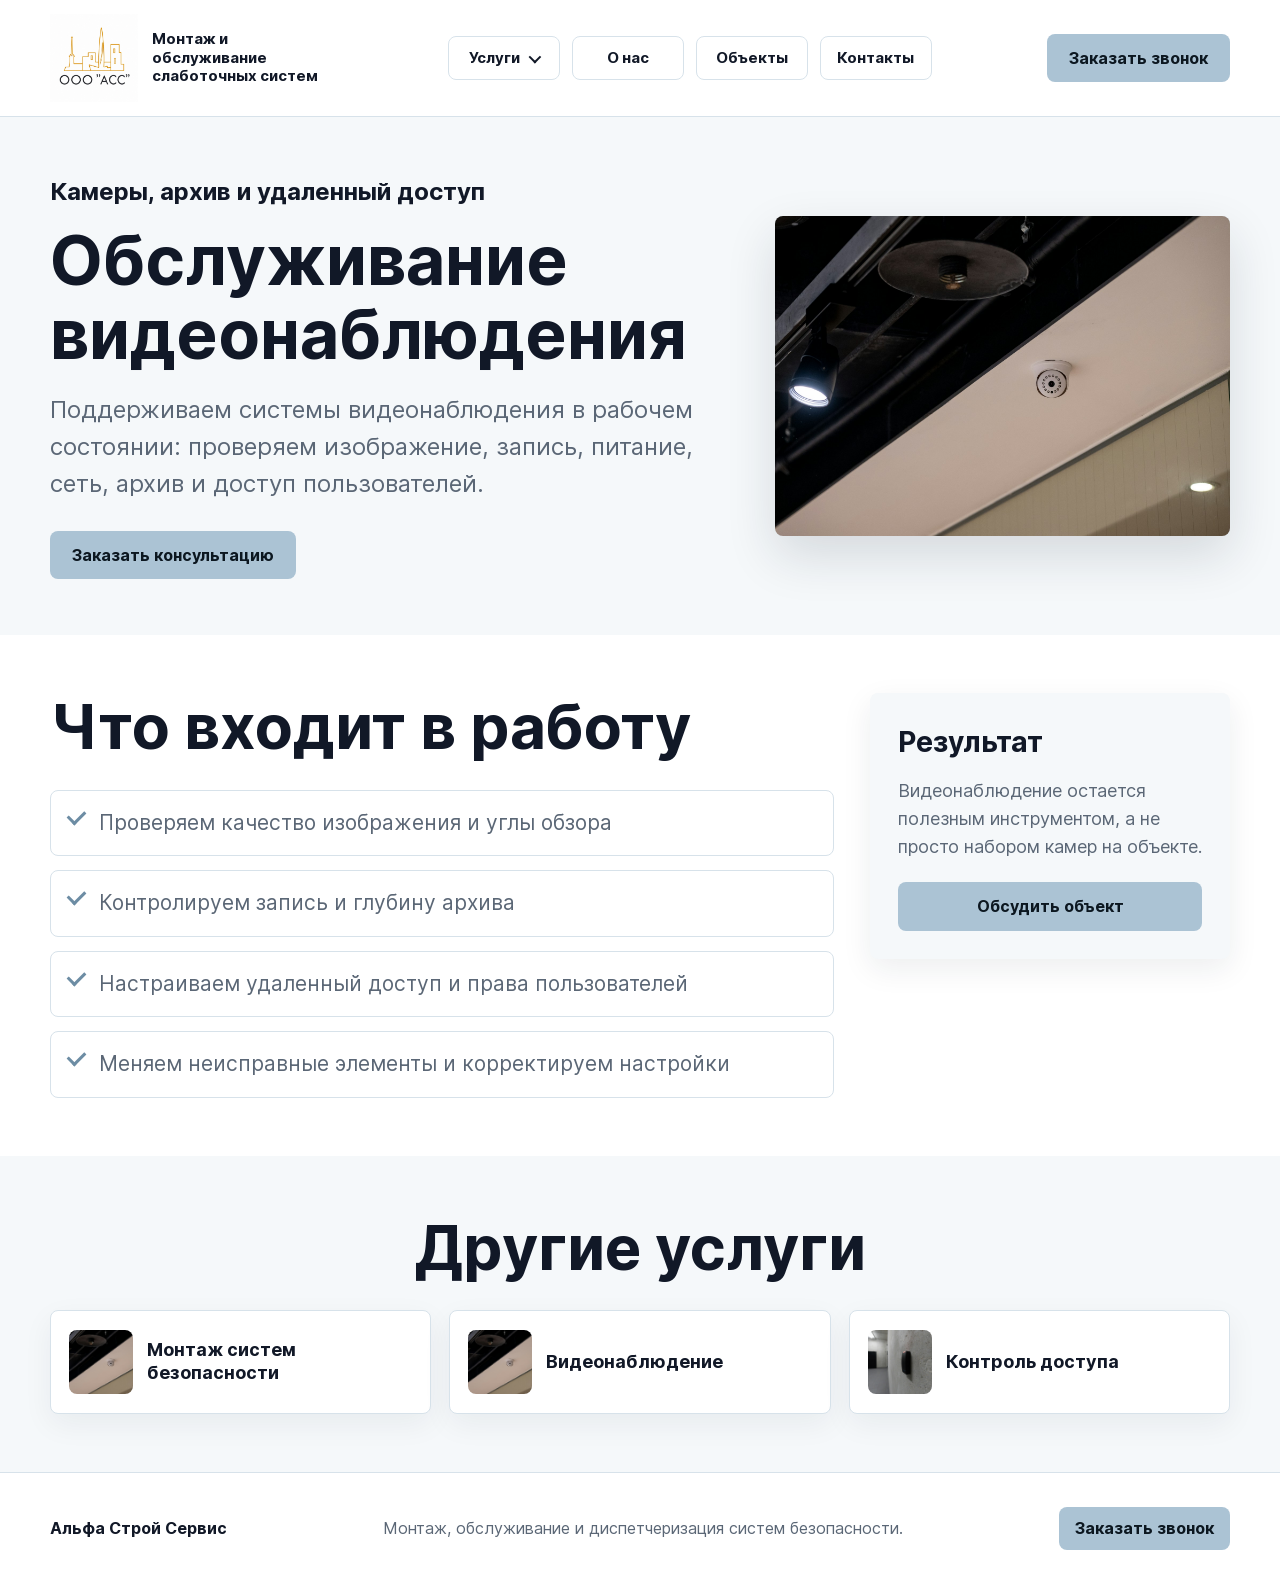
<file: video-maintenance.html>
<!DOCTYPE html>
<html lang="ru">
<head>
  <meta charset="UTF-8">
  <meta name="viewport" content="width=device-width, initial-scale=1.0">
  <title>Обслуживание видеонаблюдения | Альфа Строй Сервис</title>
  <link rel="stylesheet" href="css/font.css">
  <link rel="stylesheet" href="css/site.css">
</head>
<body>
  <header class="site-header"><div class="container header-inner"><a class="brand" href="./Index.html" aria-label="Альфа Строй Сервис"><img class="brand__logo" src="./image/657107ccad866aa3376bd15db74818fe205b1a6f.png" alt="Логотип Альфа Строй Сервис"><span class="brand__text">Монтаж и обслуживание слаботочных систем</span></a><nav class="nav" aria-label="Основная навигация"><div class="nav__item nav__item--dropdown">
          <button class="nav__link nav__button" type="button" aria-expanded="false" aria-controls="services-menu">Услуги</button>
          <div class="dropdown" id="services-menu">
            <div class="dropdown__group">
              <p class="dropdown__title">Монтаж</p>
              <a class="dropdown__link" href="./security-installation.html">Монтаж систем безопасности</a>
              <a class="dropdown__link" href="./video-surveillance.html">Видеонаблюдение</a>
              <a class="dropdown__link" href="./access-control.html">Контроль доступа</a>
              <a class="dropdown__link" href="./fire-safety.html">Системы пожарной безопасности</a>
              <a class="dropdown__link" href="./structured-cabling.html">Локальные сети (СКС)</a>
            </div>
            <div class="dropdown__group">
              <p class="dropdown__title">Обслуживание</p>
              <a class="dropdown__link" href="./security-maintenance.html">Обслуживание систем безопасности</a>
              <a class="dropdown__link" href="./intercom-maintenance.html">Обслуживание домофонов</a>
              <a class="dropdown__link" href="./video-maintenance.html">Обслуживание видеонаблюдения</a>
              <a class="dropdown__link" href="./fire-maintenance.html">Обслуживание систем пожарной безопасности</a>
              <a class="dropdown__link" href="./engineering-dispatch.html">Диспетчеризация инженерных систем</a>
              <a class="dropdown__link" href="./dispatch-maintenance.html">Обслуживание систем диспетчеризации</a>
            </div>
          </div>
        </div><a class="nav__link" href="./Index.html#about">О нас</a><a class="nav__link" href="./Index.html#projects">Объекты</a><a class="nav__link" href="./contacts.html">Контакты</a></nav><button class="btn" type="button" data-open-callback>Заказать звонок</button></div></header>
  <main><section class="page-hero"><div class="container page-hero__grid"><div class="page-hero__content"><p class="eyebrow">Камеры, архив и удаленный доступ</p><h1>Обслуживание видеонаблюдения</h1><p>Поддерживаем системы видеонаблюдения в рабочем состоянии: проверяем изображение, запись, питание, сеть, архив и доступ пользователей.</p><button class="btn" type="button" data-open-callback>Заказать консультацию</button></div><div class="page-hero__visual page-hero__visual--photo"><img src="./image/service-camera.jpg" alt="Обслуживание видеонаблюдения"></div></div></section><section class="section"><div class="container service-detail"><div><h2 class="section__title section__title--left">Что входит в работу</h2><ul class="check-list"><li>Проверяем качество изображения и углы обзора</li><li>Контролируем запись и глубину архива</li><li>Настраиваем удаленный доступ и права пользователей</li><li>Меняем неисправные элементы и корректируем настройки</li></ul></div><aside class="result-card"><h2>Результат</h2><p>Видеонаблюдение остается полезным инструментом, а не просто набором камер на объекте.</p><button class="btn btn--wide" type="button" data-open-callback>Обсудить объект</button></aside></div></section><section class="section section--soft"><div class="container"><h2 class="section__title">Другие услуги</h2><div class="service-grid service-grid--compact"><a class="service-card service-card--photo" href="./security-installation.html"><img src="./image/service-camera.jpg" alt=""><span>Монтаж систем безопасности</span></a><a class="service-card service-card--photo" href="./video-surveillance.html"><img src="./image/service-camera.jpg" alt=""><span>Видеонаблюдение</span></a><a class="service-card service-card--photo" href="./access-control.html"><img src="./image/service-access.jpg" alt=""><span>Контроль доступа</span></a></div></div></section></main>
  <footer class="site-footer"><div class="container footer-inner"><a class="footer-brand" href="./Index.html">Альфа Строй Сервис</a><p>Монтаж, обслуживание и диспетчеризация систем безопасности.</p><button class="btn btn--small" type="button" data-open-callback>Заказать звонок</button></div></footer>
  <div class="modal" id="callback-modal" aria-hidden="true"><div class="modal__dialog" role="dialog" aria-modal="true" aria-labelledby="callback-title"><button class="modal__close" type="button" aria-label="Закрыть форму" data-close-callback>&times;</button><h2 id="callback-title">Заказать звонок</h2><p>Заполните форму, и мы подготовим обратный звонок по вашему запросу.</p><form class="callback-form" id="callback-form"><label class="field"><span>Имя</span><input type="text" name="name" placeholder="Ваше имя" autocomplete="name" required></label><label class="field"><span>Телефон</span><input type="tel" name="phone" placeholder="+7 (___) ___-__-__" autocomplete="tel" required></label><label class="field"><span>Комментарий</span><textarea name="message" placeholder="Коротко опишите задачу"></textarea></label><button class="btn btn--wide" type="submit">Отправить заявку</button><div class="form-status" role="status" aria-live="polite"></div></form></div></div>
  <script src="js/site.js"></script>
</body>
</html>
</file>
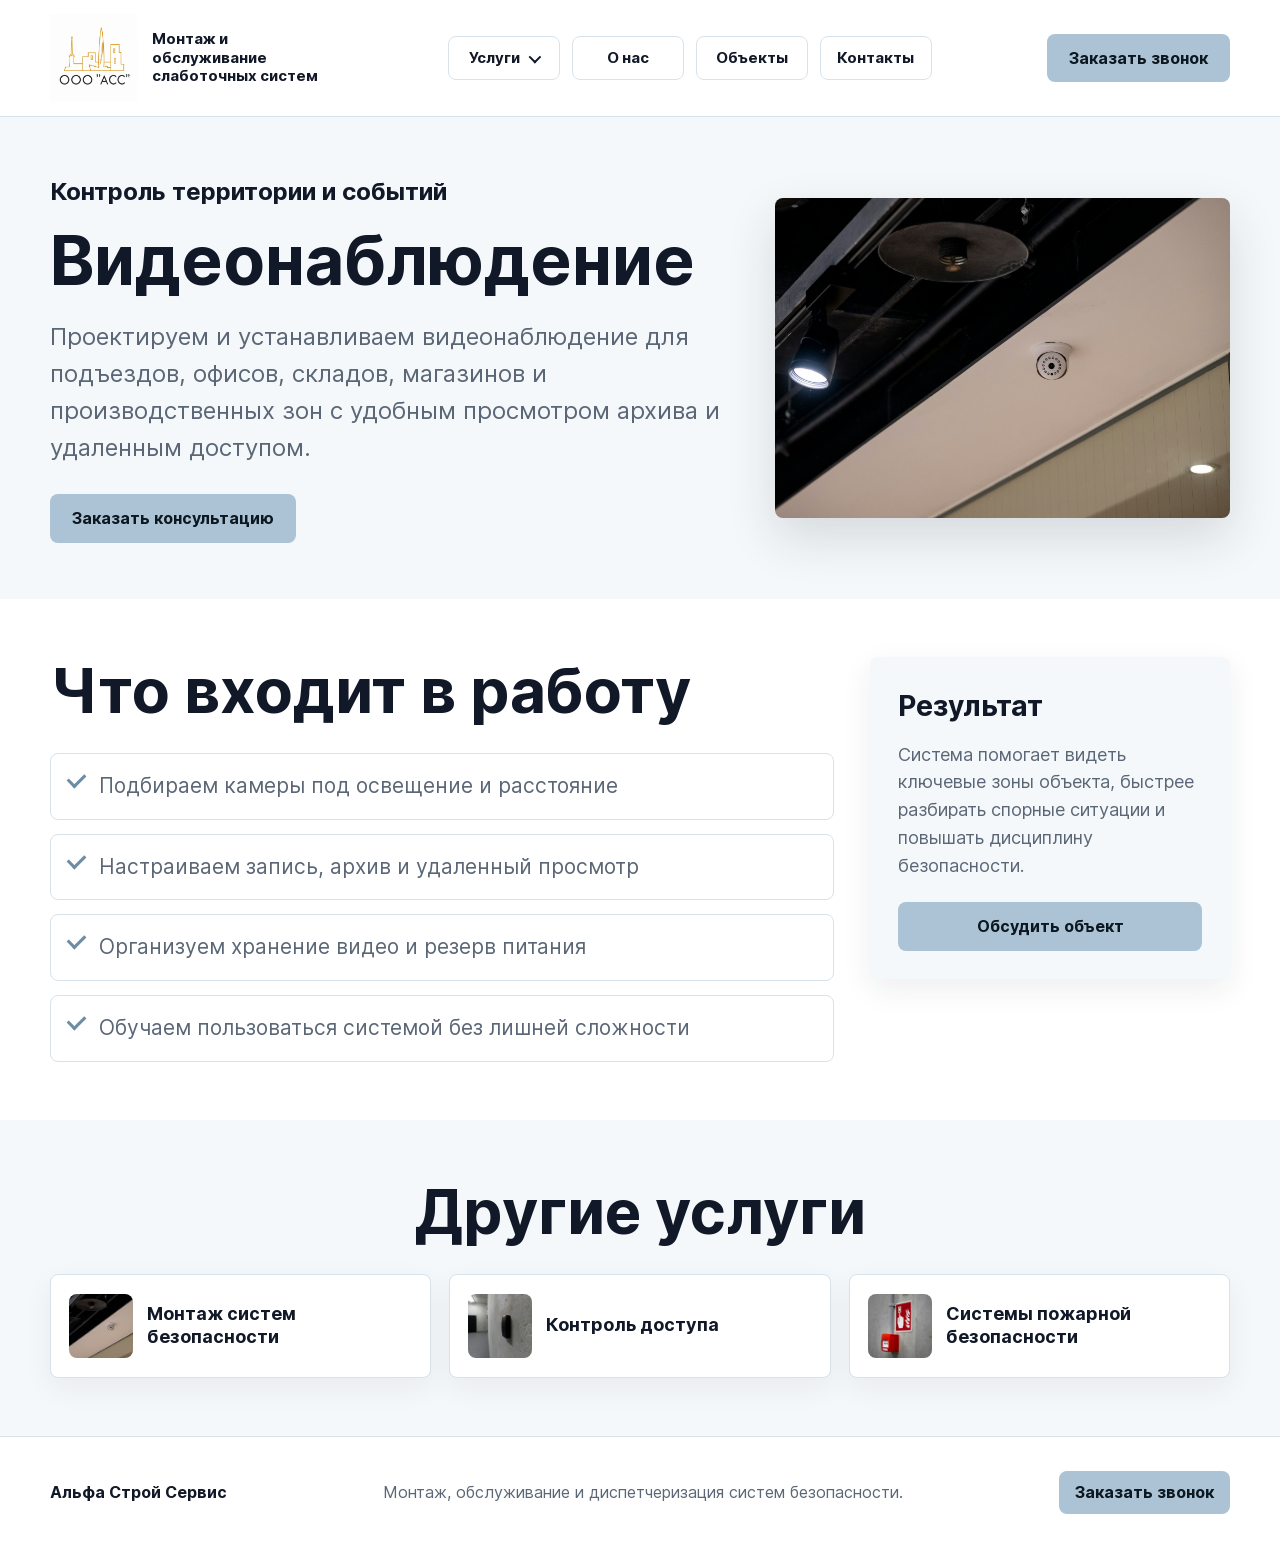
<file: video-surveillance.html>
<!DOCTYPE html>
<html lang="ru">
<head>
  <meta charset="UTF-8">
  <meta name="viewport" content="width=device-width, initial-scale=1.0">
  <title>Видеонаблюдение | Альфа Строй Сервис</title>
  <link rel="stylesheet" href="css/font.css">
  <link rel="stylesheet" href="css/site.css">
</head>
<body>
  <header class="site-header"><div class="container header-inner"><a class="brand" href="./Index.html" aria-label="Альфа Строй Сервис"><img class="brand__logo" src="./image/657107ccad866aa3376bd15db74818fe205b1a6f.png" alt="Логотип Альфа Строй Сервис"><span class="brand__text">Монтаж и обслуживание слаботочных систем</span></a><nav class="nav" aria-label="Основная навигация"><div class="nav__item nav__item--dropdown">
          <button class="nav__link nav__button" type="button" aria-expanded="false" aria-controls="services-menu">Услуги</button>
          <div class="dropdown" id="services-menu">
            <div class="dropdown__group">
              <p class="dropdown__title">Монтаж</p>
              <a class="dropdown__link" href="./security-installation.html">Монтаж систем безопасности</a>
              <a class="dropdown__link" href="./video-surveillance.html">Видеонаблюдение</a>
              <a class="dropdown__link" href="./access-control.html">Контроль доступа</a>
              <a class="dropdown__link" href="./fire-safety.html">Системы пожарной безопасности</a>
              <a class="dropdown__link" href="./structured-cabling.html">Локальные сети (СКС)</a>
            </div>
            <div class="dropdown__group">
              <p class="dropdown__title">Обслуживание</p>
              <a class="dropdown__link" href="./security-maintenance.html">Обслуживание систем безопасности</a>
              <a class="dropdown__link" href="./intercom-maintenance.html">Обслуживание домофонов</a>
              <a class="dropdown__link" href="./video-maintenance.html">Обслуживание видеонаблюдения</a>
              <a class="dropdown__link" href="./fire-maintenance.html">Обслуживание систем пожарной безопасности</a>
              <a class="dropdown__link" href="./engineering-dispatch.html">Диспетчеризация инженерных систем</a>
              <a class="dropdown__link" href="./dispatch-maintenance.html">Обслуживание систем диспетчеризации</a>
            </div>
          </div>
        </div><a class="nav__link" href="./Index.html#about">О нас</a><a class="nav__link" href="./Index.html#projects">Объекты</a><a class="nav__link" href="./contacts.html">Контакты</a></nav><button class="btn" type="button" data-open-callback>Заказать звонок</button></div></header>
  <main><section class="page-hero"><div class="container page-hero__grid"><div class="page-hero__content"><p class="eyebrow">Контроль территории и событий</p><h1>Видеонаблюдение</h1><p>Проектируем и устанавливаем видеонаблюдение для подъездов, офисов, складов, магазинов и производственных зон с удобным просмотром архива и удаленным доступом.</p><button class="btn" type="button" data-open-callback>Заказать консультацию</button></div><div class="page-hero__visual page-hero__visual--photo"><img src="./image/service-camera.jpg" alt="Видеонаблюдение"></div></div></section><section class="section"><div class="container service-detail"><div><h2 class="section__title section__title--left">Что входит в работу</h2><ul class="check-list"><li>Подбираем камеры под освещение и расстояние</li><li>Настраиваем запись, архив и удаленный просмотр</li><li>Организуем хранение видео и резерв питания</li><li>Обучаем пользоваться системой без лишней сложности</li></ul></div><aside class="result-card"><h2>Результат</h2><p>Система помогает видеть ключевые зоны объекта, быстрее разбирать спорные ситуации и повышать дисциплину безопасности.</p><button class="btn btn--wide" type="button" data-open-callback>Обсудить объект</button></aside></div></section><section class="section section--soft"><div class="container"><h2 class="section__title">Другие услуги</h2><div class="service-grid service-grid--compact"><a class="service-card service-card--photo" href="./security-installation.html"><img src="./image/service-camera.jpg" alt=""><span>Монтаж систем безопасности</span></a><a class="service-card service-card--photo" href="./access-control.html"><img src="./image/service-access.jpg" alt=""><span>Контроль доступа</span></a><a class="service-card service-card--photo" href="./fire-safety.html"><img src="./image/service-fire.jpg" alt=""><span>Системы пожарной безопасности</span></a></div></div></section></main>
  <footer class="site-footer"><div class="container footer-inner"><a class="footer-brand" href="./Index.html">Альфа Строй Сервис</a><p>Монтаж, обслуживание и диспетчеризация систем безопасности.</p><button class="btn btn--small" type="button" data-open-callback>Заказать звонок</button></div></footer>
  <div class="modal" id="callback-modal" aria-hidden="true"><div class="modal__dialog" role="dialog" aria-modal="true" aria-labelledby="callback-title"><button class="modal__close" type="button" aria-label="Закрыть форму" data-close-callback>&times;</button><h2 id="callback-title">Заказать звонок</h2><p>Заполните форму, и мы подготовим обратный звонок по вашему запросу.</p><form class="callback-form" id="callback-form"><label class="field"><span>Имя</span><input type="text" name="name" placeholder="Ваше имя" autocomplete="name" required></label><label class="field"><span>Телефон</span><input type="tel" name="phone" placeholder="+7 (___) ___-__-__" autocomplete="tel" required></label><label class="field"><span>Комментарий</span><textarea name="message" placeholder="Коротко опишите задачу"></textarea></label><button class="btn btn--wide" type="submit">Отправить заявку</button><div class="form-status" role="status" aria-live="polite"></div></form></div></div>
  <script src="js/site.js"></script>
</body>
</html>
</file>
<file: css/font.css>
@font-face {
  font-family: 'Inter-Light';
  font-style: normal;
  font-weight: 100 900;
  src: url(../font/Inter_1.ttf) format(truetype);
}

		
@font-face {
  font-family: 'Inter-Bold';
  font-style: normal;
  font-weight: 100 900;
  src: url(../font/Inter_1.ttf) format(truetype);
}

		
@font-face {
  font-family: 'Inter-Regular';
  font-style: normal;
  font-weight: 100 900;
  src: url(../font/Inter_1.ttf) format(truetype);
}
</file>
<file: css/site.css>
:root{--bg:#fff;--surface:#f5f8fa;--surface-strong:#e8f0f5;--text:#111827;--muted:#5b6776;--brand:#abc3d4;--brand-dark:#6d8da4;--line:#d7e2ea;--shadow:0 20px 50px rgba(20,35,48,.14);--radius:8px;--container:1180px}*{box-sizing:border-box;margin:0;padding:0}html{scroll-behavior:smooth}body{min-width:320px;background:var(--bg);color:var(--text);font-family:"Inter-Regular",Arial,sans-serif;line-height:1.55}body.modal-open{overflow:hidden}img{display:block;max-width:100%}a{color:inherit;text-decoration:none}ul{list-style:none}button,input,textarea{font:inherit}button{cursor:pointer}.container{width:min(100% - 40px,var(--container));margin:0 auto}.site-header{position:sticky;top:0;z-index:20;background:rgba(255,255,255,.94);border-bottom:1px solid var(--line);backdrop-filter:blur(12px)}.header-inner{display:grid;grid-template-columns:auto minmax(320px,1fr) auto;align-items:center;gap:28px;min-height:112px;padding:14px 0}.brand{display:grid;grid-template-columns:88px minmax(130px,180px);align-items:center;gap:14px;font-family:"Inter-Bold",Arial,sans-serif;font-weight:700;text-align:left}.brand__logo{width:88px;height:88px;object-fit:contain}.brand__text{max-width:180px;font-size:15px;line-height:1.25}.nav{display:flex;justify-content:center;align-items:center;flex-wrap:wrap;gap:12px}.nav__item{position:relative}.nav__link{display:inline-flex;align-items:center;justify-content:center;min-width:112px;min-height:43px;padding:9px 16px;border:1px solid var(--line);border-radius:var(--radius);background:#fff;color:var(--text);font-family:"Inter-Bold",Arial,sans-serif;font-size:15px;font-weight:700;text-align:center;transition:border-color .2s ease,background .2s ease,transform .2s ease}.nav__button::after{width:7px;height:7px;margin-left:9px;border-right:2px solid currentColor;border-bottom:2px solid currentColor;transform:rotate(45deg) translateY(-2px);content:""}.nav__link:hover,.nav__link:focus-visible,.nav__link.is-active,.nav__item--dropdown:hover .nav__link{border-color:var(--brand-dark);background:var(--surface);transform:translateY(-1px);outline:none}.dropdown{position:absolute;top:calc(100% + 10px);left:50%;z-index:30;display:grid;grid-template-columns:repeat(2,minmax(230px,1fr));gap:18px;width:min(650px,calc(100vw - 40px));padding:18px;border:1px solid var(--line);border-radius:var(--radius);background:#fff;box-shadow:var(--shadow);opacity:0;pointer-events:none;transform:translate(-50%,8px);transition:opacity .18s ease,transform .18s ease}.nav__item--dropdown:hover .dropdown,.nav__item--dropdown:focus-within .dropdown,.nav__item--dropdown.is-open .dropdown{opacity:1;pointer-events:auto;transform:translate(-50%,0)}.dropdown__title{margin:0 0 8px;color:var(--brand-dark);font-family:"Inter-Bold",Arial,sans-serif;font-size:14px;font-weight:700;text-transform:uppercase}.dropdown__link{display:block;padding:9px 10px;border-radius:var(--radius);color:var(--text);font-size:15px;line-height:1.3}.dropdown__link:hover,.dropdown__link:focus-visible{background:var(--surface);outline:none}.btn{display:inline-flex;align-items:center;justify-content:center;min-height:46px;padding:12px 22px;border:0;border-radius:var(--radius);background:var(--brand);color:#0c1720;font-family:"Inter-Bold",Arial,sans-serif;font-weight:700;text-align:center;transition:background .2s ease,transform .2s ease,box-shadow .2s ease}.btn:hover,.btn:focus-visible{background:#9bb8cc;box-shadow:0 12px 26px rgba(109,141,164,.24);transform:translateY(-1px);outline:none}.btn--wide{width:100%}.btn--small{min-height:40px;padding:9px 16px}.hero{padding:56px 0 64px}.hero__media{position:relative;display:grid;min-height:clamp(420px,54vw,640px);overflow:hidden;border-radius:var(--radius);background:#1f2933;box-shadow:var(--shadow);place-items:center;isolation:isolate}.hero__media::before{position:absolute;inset:0;z-index:-1;background:linear-gradient(180deg,rgba(8,17,25,.18),rgba(8,17,25,.58)),url("../image/c513b9104980502610a14ae4a27446e9dbab0c92.png") center/cover no-repeat;content:""}.hero__content{width:min(100% - 32px,860px);color:#fff;text-align:center;text-shadow:0 4px 18px rgba(0,0,0,.45)}.eyebrow{margin-bottom:14px;font-family:"Inter-Bold",Arial,sans-serif;font-size:clamp(16px,2vw,24px);font-weight:700}h1{font-family:"Inter-Bold",Arial,sans-serif;font-size:clamp(36px,6vw,68px);line-height:1.08;font-weight:700;letter-spacing:0}.hero__subtitle{margin:18px auto 28px;max-width:720px;font-family:"Inter-Bold",Arial,sans-serif;font-size:clamp(18px,2.5vw,28px);font-weight:700}.section{padding:58px 0}.section--soft{background:var(--surface)}.section__title{margin:0 auto 28px;max-width:900px;font-family:"Inter-Bold",Arial,sans-serif;font-size:clamp(34px,5vw,62px);line-height:1.1;font-weight:700;text-align:center}.section__title--left{margin-left:0;text-align:left}.section__lead,.section__intro{max-width:1050px;margin:0 auto;color:#1f2937;font-size:clamp(18px,2.2vw,28px);text-align:center;text-wrap:pretty}.section__intro{margin-bottom:30px;color:var(--muted);font-size:clamp(17px,2vw,22px)}.features{display:grid;gap:26px;max-width:980px;margin:0 auto}.feature{display:grid;grid-template-columns:112px minmax(0,1fr);align-items:center;gap:28px;padding:26px;border:1px solid var(--line);border-radius:var(--radius);background:#fff}.feature__icon{width:112px;height:112px;object-fit:contain;justify-self:center}.feature__title{margin-bottom:10px;font-family:"Inter-Bold",Arial,sans-serif;font-size:clamp(22px,2.6vw,30px);line-height:1.22;font-weight:700}.feature__text{color:var(--muted);font-size:clamp(17px,2vw,22px)}.service-grid{display:grid;grid-template-columns:repeat(3,minmax(0,1fr));gap:18px}.service-grid--compact{grid-template-columns:repeat(3,minmax(0,1fr))}.service-card{display:grid;grid-template-columns:64px minmax(0,1fr);align-items:center;gap:14px;min-height:104px;padding:18px;border:1px solid var(--line);border-radius:var(--radius);background:#fff;box-shadow:0 10px 30px rgba(20,35,48,.06);transition:border-color .2s ease,transform .2s ease,box-shadow .2s ease}.service-card:hover,.service-card:focus-visible{border-color:var(--brand-dark);box-shadow:var(--shadow);transform:translateY(-2px);outline:none}.service-card img{width:64px;height:64px;object-fit:cover;border-radius:var(--radius)}.service-card span{font-family:"Inter-Bold",Arial,sans-serif;font-size:18px;font-weight:700;line-height:1.25}.page-hero{padding:56px 0;background:var(--surface)}.page-hero__grid{display:grid;grid-template-columns:minmax(0,1.2fr) minmax(260px,.8fr);align-items:center;gap:42px}.page-hero__content p:not(.eyebrow){max-width:780px;margin:20px 0 28px;color:var(--muted);font-size:clamp(18px,2.2vw,24px)}.page-hero__visual{display:grid;min-height:320px;border-radius:var(--radius);background:linear-gradient(180deg,rgba(255,255,255,.9),rgba(232,240,245,.9)),url("../image/c513b9104980502610a14ae4a27446e9dbab0c92.png") center/cover no-repeat;box-shadow:var(--shadow);place-items:center}.page-hero__visual img{width:min(52%,220px);max-height:220px;object-fit:contain;filter:drop-shadow(0 12px 22px rgba(20,35,48,.18))}.page-hero__visual--photo{overflow:hidden;background:#dfe8ee}.page-hero__visual--photo img{width:100%;height:100%;max-height:none;object-fit:cover;filter:none}.service-detail{display:grid;grid-template-columns:minmax(0,1fr) minmax(280px,360px);gap:36px;align-items:start}.check-list{display:grid;gap:14px}.check-list li{position:relative;padding:16px 16px 16px 48px;border:1px solid var(--line);border-radius:var(--radius);background:#fff;color:var(--muted);font-size:clamp(17px,2vw,21px)}.check-list li::before{position:absolute;left:17px;top:19px;width:14px;height:8px;border-left:3px solid var(--brand-dark);border-bottom:3px solid var(--brand-dark);transform:rotate(-45deg);content:""}.result-card,.contact-panel{padding:28px;border-radius:var(--radius);background:var(--surface);box-shadow:0 10px 30px rgba(20,35,48,.08)}.result-card h2,.contact-panel h2{margin-bottom:12px;font-family:"Inter-Bold",Arial,sans-serif;font-size:28px}.result-card p,.contact-panel p{margin-bottom:22px;color:var(--muted);font-size:18px}.contacts-layout{display:grid;grid-template-columns:repeat(2,minmax(0,1fr));gap:24px}.contact-panel--soft{background:#fff;border:1px solid var(--line);box-shadow:none}.contact-strip{padding:56px 0 70px;background:var(--surface-strong);text-align:center}.contact-strip p{max-width:760px;margin:0 auto 24px;color:var(--muted);font-size:clamp(18px,2vw,22px)}.site-footer{padding:34px 0;border-top:1px solid var(--line);background:#fff}.footer-inner{display:flex;align-items:center;justify-content:space-between;gap:18px;flex-wrap:wrap}.footer-brand{font-family:"Inter-Bold",Arial,sans-serif;font-weight:700}.site-footer p{color:var(--muted)}.modal{position:fixed;inset:0;z-index:50;display:none;align-items:center;justify-content:center;padding:24px;background:rgba(12,23,32,.58)}.modal.is-open{display:flex}.modal__dialog{position:relative;width:min(100%,460px);padding:30px;border-radius:var(--radius);background:#fff;box-shadow:var(--shadow)}.modal__close{position:absolute;top:14px;right:14px;width:36px;height:36px;border:1px solid var(--line);border-radius:50%;background:#fff;color:var(--text);font-size:24px;line-height:1}.modal h2{margin:10px 42px 10px 0;font-family:"Inter-Bold",Arial,sans-serif;font-size:clamp(26px,4vw,34px);line-height:1.15}.modal p{margin-bottom:20px;color:var(--muted);font-size:16px}.callback-form{display:grid;gap:14px}.field{display:grid;gap:7px}.field span{font-family:"Inter-Bold",Arial,sans-serif;font-size:14px;font-weight:700}.field input,.field textarea{width:100%;border:1px solid var(--line);border-radius:var(--radius);padding:12px 14px;background:#fff;color:var(--text);font-size:16px}.field textarea{min-height:92px;resize:vertical}.field input:focus,.field textarea:focus{border-color:var(--brand-dark);box-shadow:0 0 0 3px rgba(171,195,212,.35);outline:none}.form-status{min-height:24px;color:#23643a;font-family:"Inter-Bold",Arial,sans-serif;font-size:15px;text-align:center}@media (max-width:1100px){.site-header{position:static}.header-inner{grid-template-columns:1fr;justify-items:center;gap:18px;min-height:auto;padding:18px 0}.brand{grid-template-columns:76px minmax(130px,220px);justify-content:center}.brand__logo{width:76px;height:76px}.nav{width:100%}.dropdown{left:0;transform:translate(0,8px)}.nav__item--dropdown:hover .dropdown,.nav__item--dropdown:focus-within .dropdown,.nav__item--dropdown.is-open .dropdown{transform:translate(0,0)}.service-grid{grid-template-columns:repeat(2,minmax(0,1fr))}}@media (max-width:820px){.container{width:min(100% - 28px,var(--container))}.nav{display:grid;grid-template-columns:repeat(2,minmax(0,1fr))}.nav__item,.nav__link{width:100%;min-width:0}.dropdown{position:static;display:none;grid-template-columns:1fr;width:100%;margin-top:8px;transform:none;opacity:1;pointer-events:auto;box-shadow:none}.nav__item--dropdown:hover .dropdown,.nav__item--dropdown:focus-within .dropdown,.nav__item--dropdown.is-open .dropdown{display:grid;transform:none}.hero{padding:32px 0 42px}.hero__media{min-height:420px}.section,.page-hero{padding:44px 0}.feature,.page-hero__grid,.service-detail,.contacts-layout{grid-template-columns:1fr}.feature{gap:18px;padding:22px;text-align:center}.feature__icon{width:92px;height:92px}.page-hero__visual{min-height:240px}.service-grid,.service-grid--compact{grid-template-columns:1fr}.section__title--left{text-align:center}}@media (max-width:480px){.brand{grid-template-columns:64px minmax(0,1fr);width:100%}.brand__logo{width:64px;height:64px}.brand__text{font-size:14px}.nav{grid-template-columns:1fr;gap:8px}.btn{width:100%}.hero__media{min-height:390px}.service-card{grid-template-columns:54px minmax(0,1fr);padding:15px}.service-card img{width:54px;height:54px}.modal{padding:14px}.modal__dialog{padding:24px 18px}.footer-inner{justify-content:center;text-align:center}}
</file>
